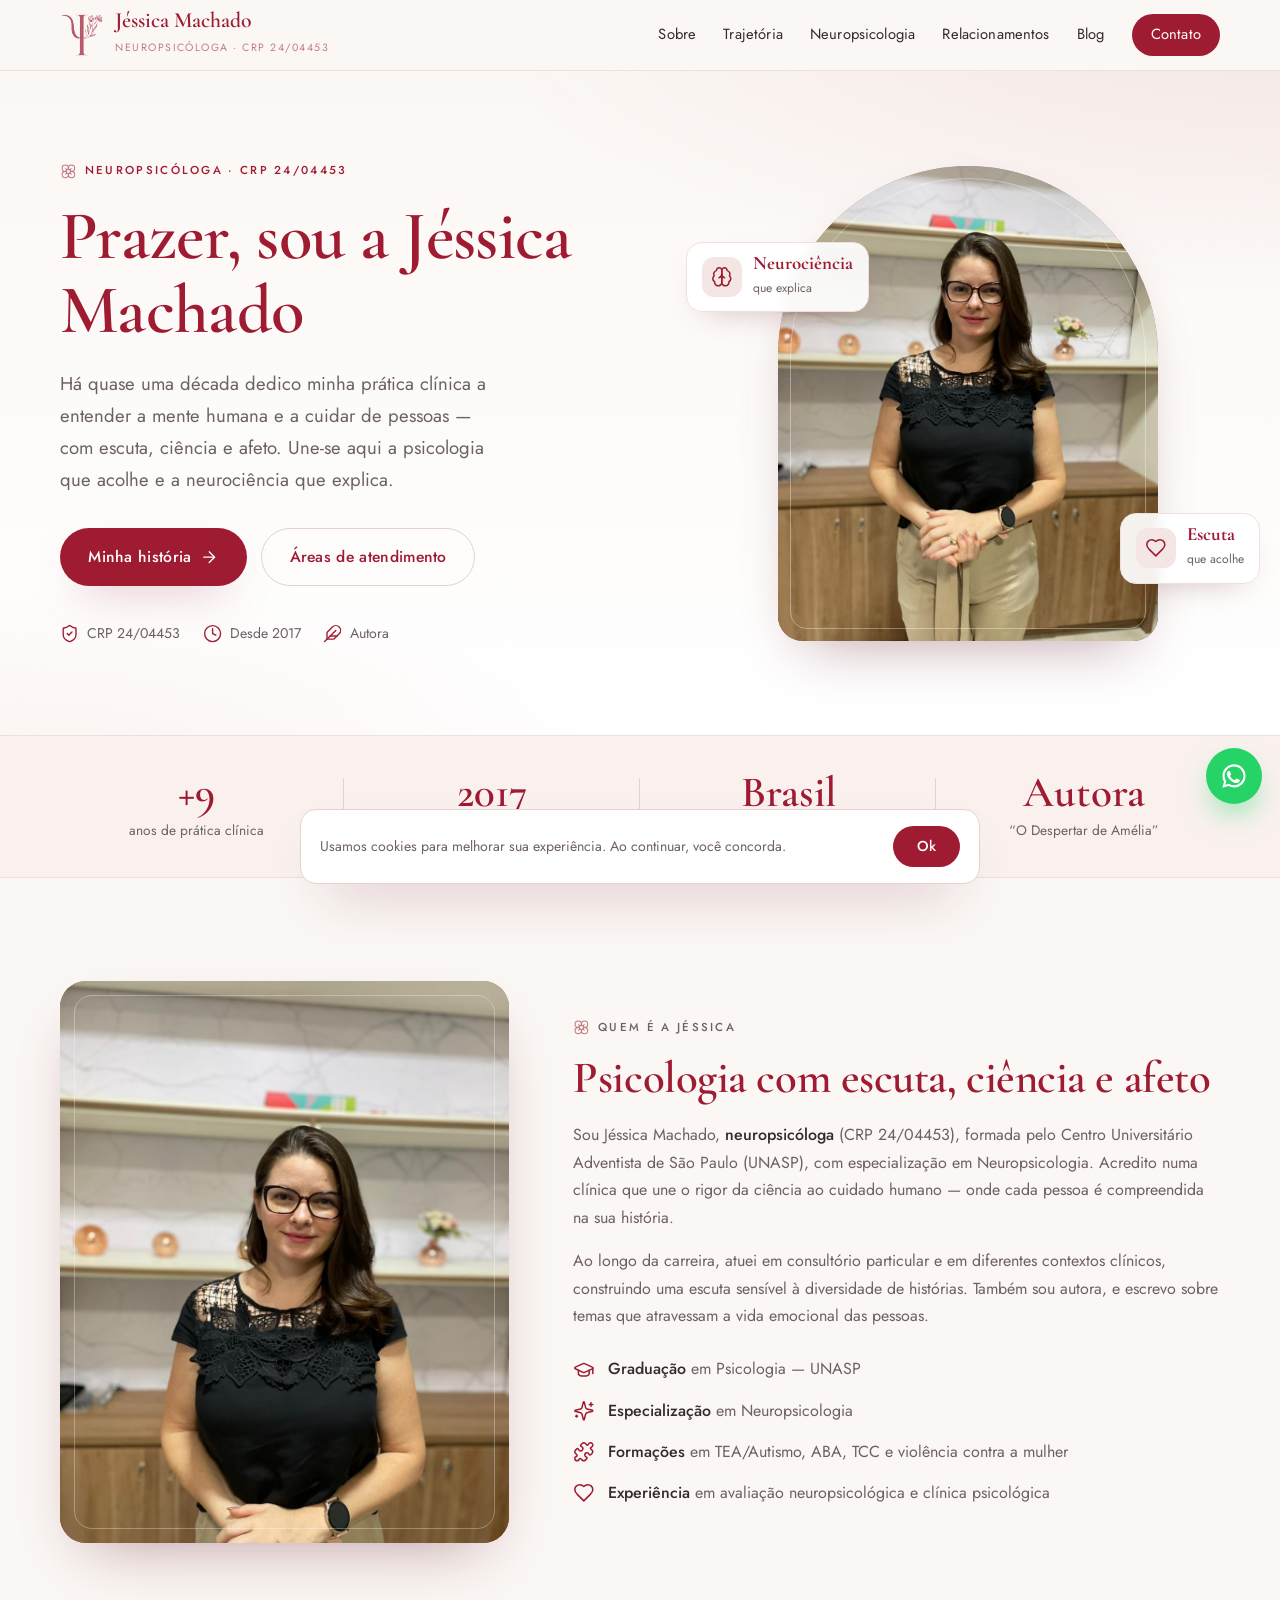
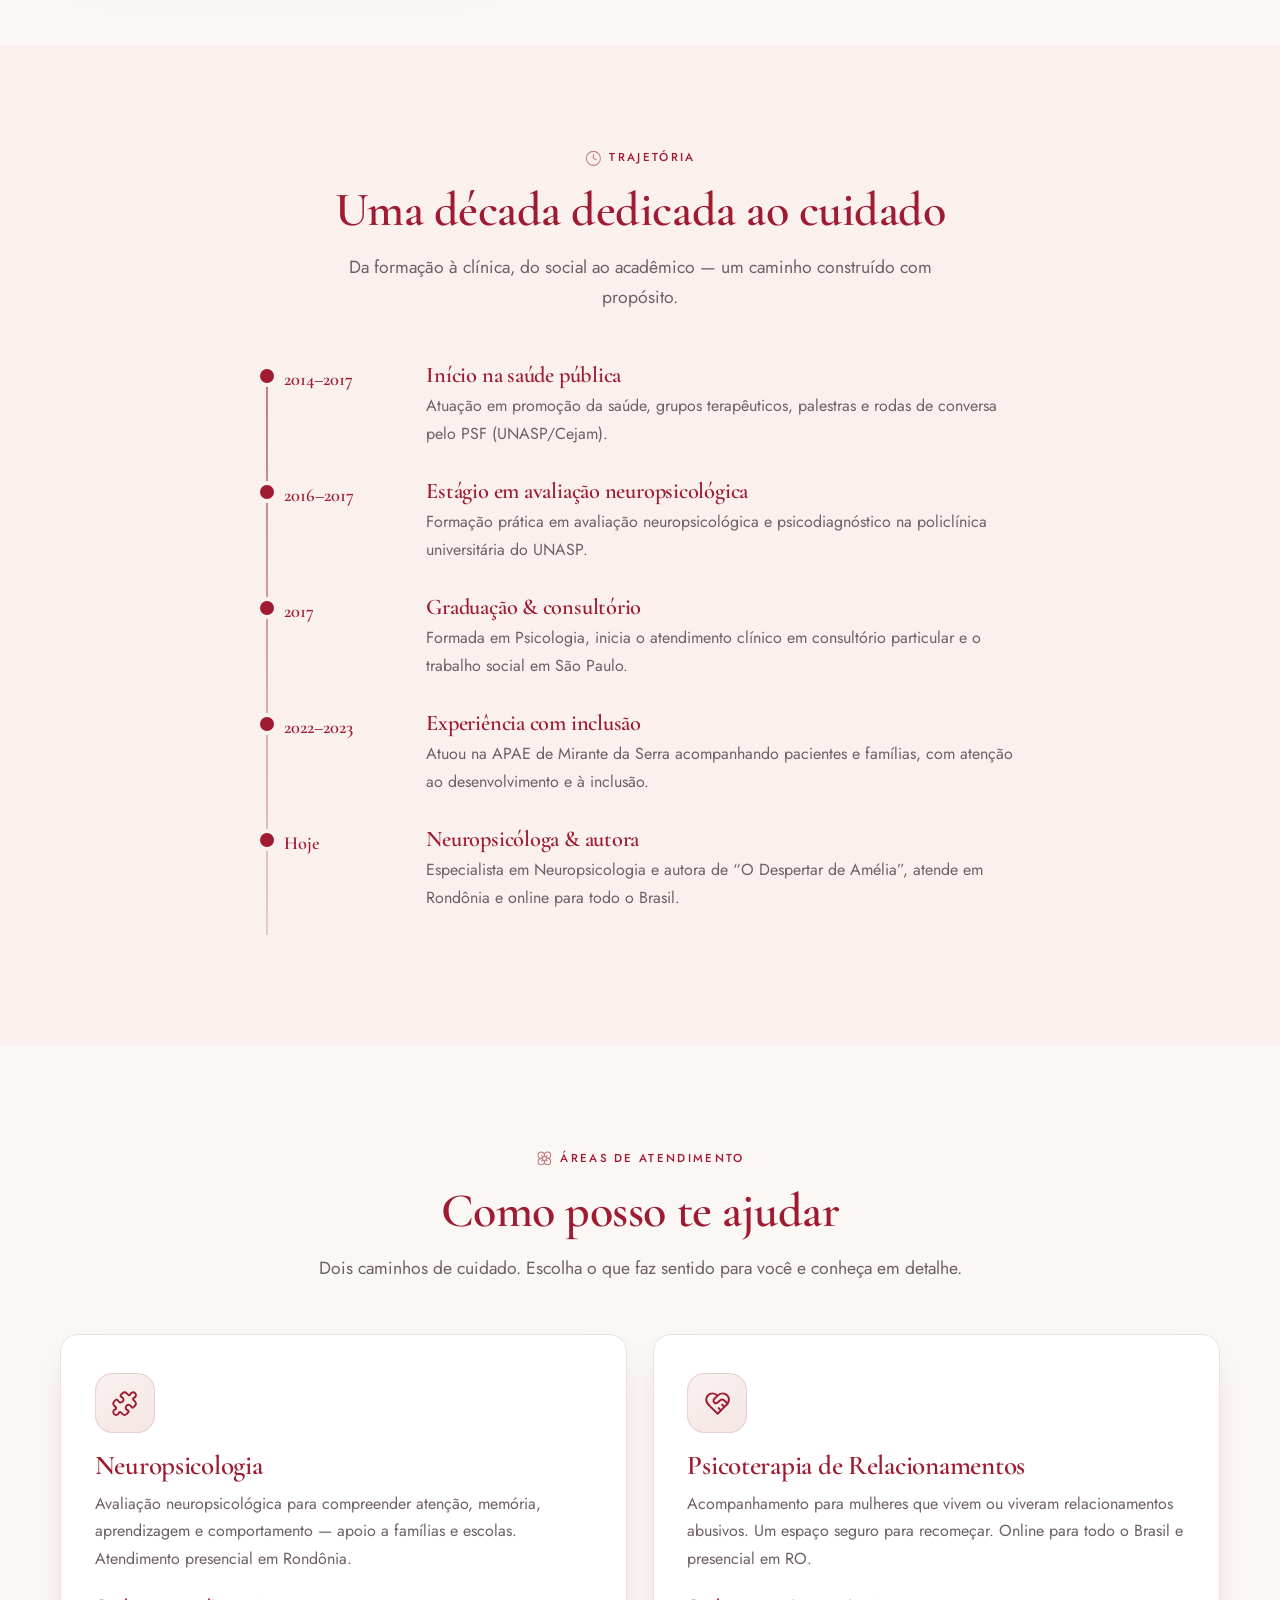
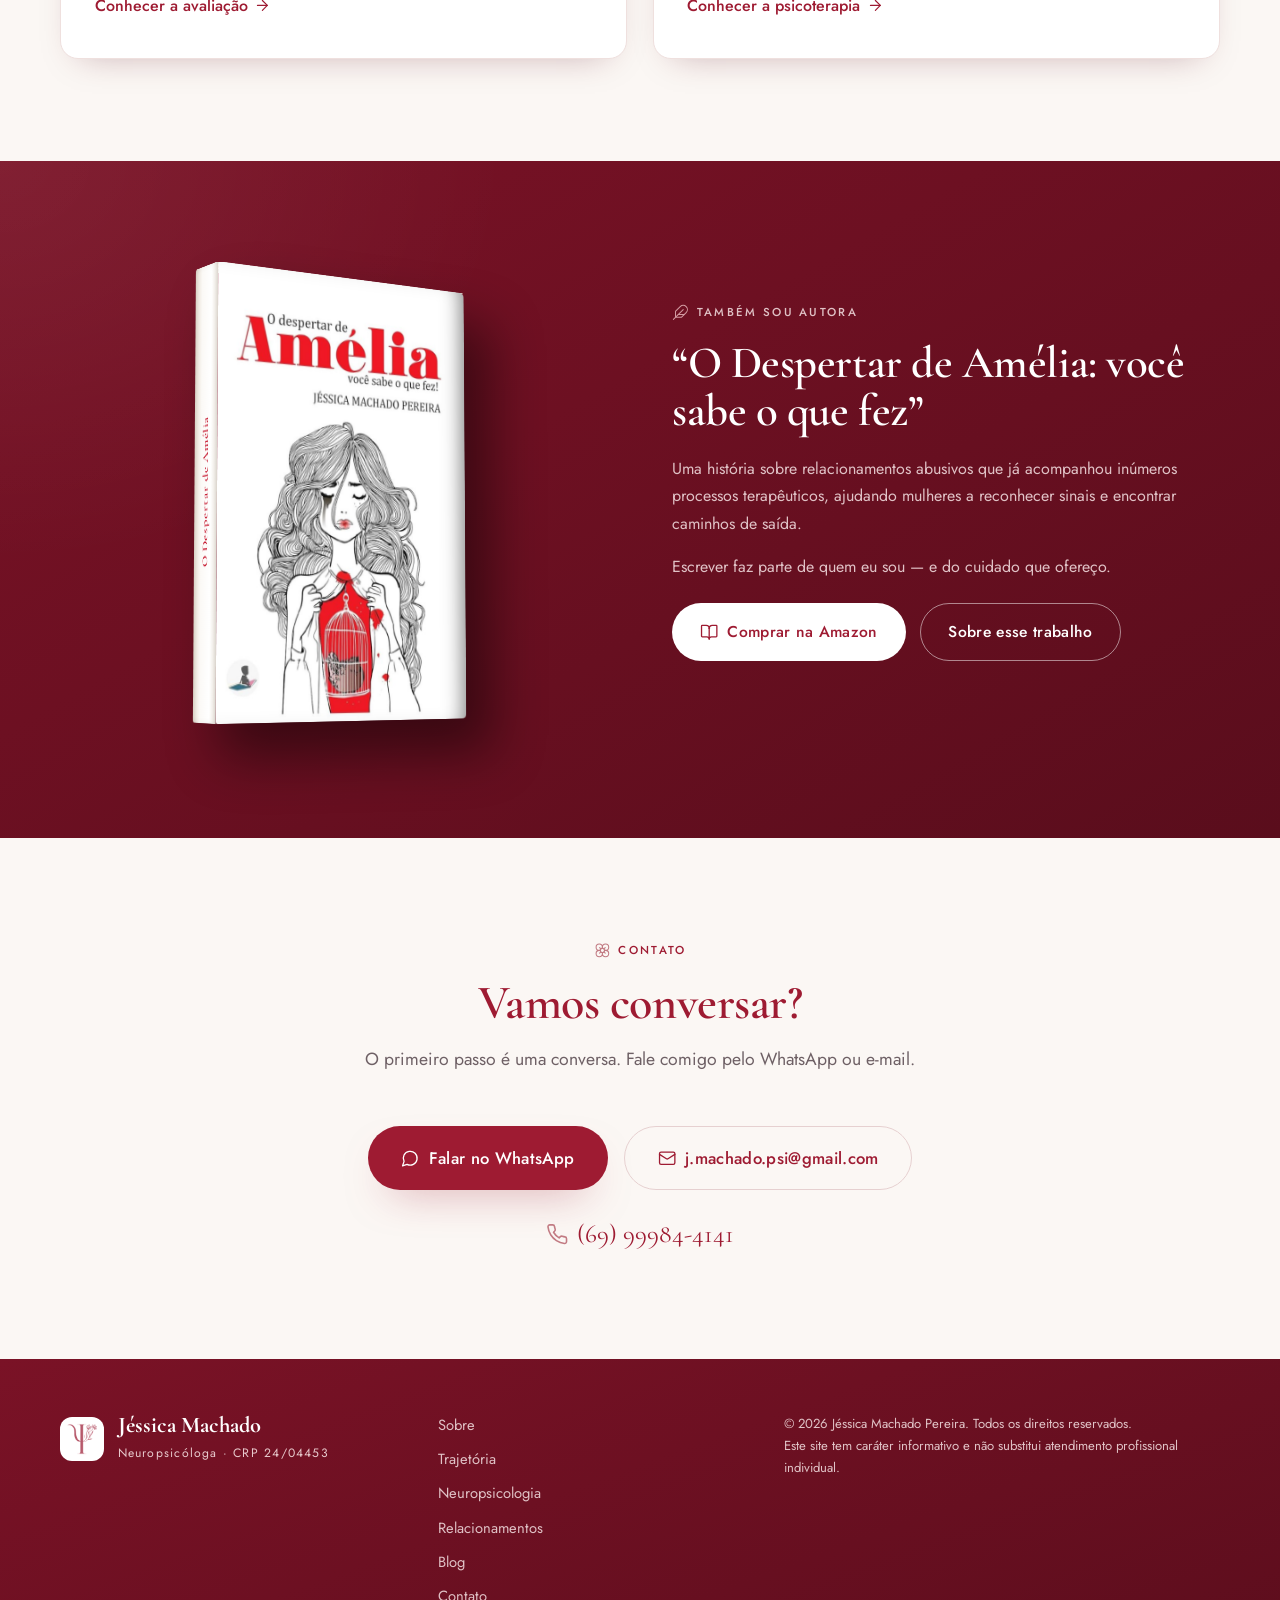
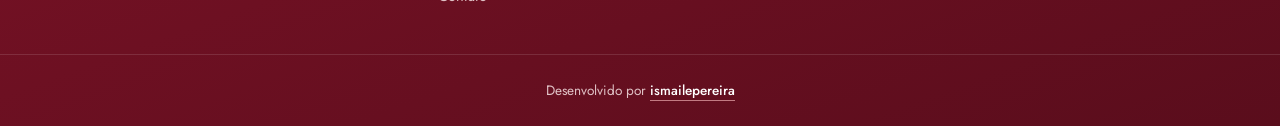
<file: src/index.html>
<!DOCTYPE html>
<html lang="pt-BR">
<head>
  <meta charset="UTF-8" />
  <meta name="viewport" content="width=device-width, initial-scale=1.0" />
  <title>Jéssica Machado · Neuropsicóloga | CRP 24/04453</title>
  <meta name="description" content="Conheça Jéssica Machado, neuropsicóloga (CRP 24/04453) com quase uma década de prática clínica. Trajetória, formação e áreas de atuação: neuropsicologia e psicoterapia de relacionamentos." />
  <meta name="author" content="Jéssica Machado Pereira" />
  <meta property="og:title" content="Jéssica Machado · Neuropsicóloga" />
  <meta property="og:description" content="Neuropsicóloga (CRP 24/04453) com quase uma década de prática clínica. Conheça sua história e áreas de atuação." />
  <meta property="og:type" content="website" />
  <meta property="og:locale" content="pt_BR" />
  <meta property="og:url" content="https://ismailepereira.github.io/jessica-machado-site/" />
  <meta property="og:image" content="https://ismailepereira.github.io/jessica-machado-site/assets/logo/logo-jessica.png" />
  <meta name="twitter:card" content="summary" />
  <meta name="theme-color" content="#9E1B32" />
  <link rel="canonical" href="https://ismailepereira.github.io/jessica-machado-site/" />

  <!-- Google tag (gtag.js) — Dashboard Jessica -->
  <script async src="https://www.googletagmanager.com/gtag/js?id=G-NT1BGG5GSH"></script>
  <script>
    window.dataLayer = window.dataLayer || [];
    function gtag(){dataLayer.push(arguments);}
    gtag('js', new Date());
    gtag('config', 'G-NT1BGG5GSH');
  </script>

  <!-- Meta Pixel Code -->
  <script>
  !function(f,b,e,v,n,t,s)
  {if(f.fbq)return;n=f.fbq=function(){n.callMethod?
  n.callMethod.apply(n,arguments):n.queue.push(arguments)};
  if(!f._fbq)f._fbq=n;n.push=n;n.loaded=!0;n.version='2.0';
  n.queue=[];t=b.createElement(e);t.async=!0;
  t.src=v;s=b.getElementsByTagName(e)[0];
  s.parentNode.insertBefore(t,s)}(window, document,'script',
  'https://connect.facebook.net/en_US/fbevents.js');
  fbq('init', '620526163029028');
  fbq('track', 'PageView');
  </script>
  <noscript><img height="1" width="1" style="display:none"
  src="https://www.facebook.com/tr?id=620526163029028&ev=PageView&noscript=1"
  /></noscript>
  <!-- End Meta Pixel Code -->

  <link rel="icon" type="image/png" href="assets/logo/logo-jessica-sm.png" />
  <link rel="preconnect" href="https://fonts.googleapis.com" />
  <link rel="preconnect" href="https://fonts.gstatic.com" crossorigin />
  <link rel="stylesheet" media="print" onload="this.media='all'"
        href="https://fonts.googleapis.com/css2?family=Cormorant+Garamond:ital,wght@0,400;0,500;0,600;0,700;1,400;1,500&family=Jost:wght@300;400;500;600&display=swap" />
  <noscript>
    <link rel="stylesheet" href="https://fonts.googleapis.com/css2?family=Cormorant+Garamond:ital,wght@0,400;0,500;0,600;0,700;1,400;1,500&family=Jost:wght@300;400;500;600&display=swap" />
  </noscript>
  <link rel="stylesheet" href="assets/css/styles.css?v=6" />
</head>
<body>

  <!-- ═══════════ HEADER ═══════════ -->
  <header class="site-header" id="topo">
    <div class="container header-inner">
      <a href="index.html" class="brand" aria-label="Início — Jéssica Machado">
        <img src="assets/logo/logo-jessica-sm.png" alt="" class="brand-mark" width="46" height="46" />
        <span class="brand-text">
          <strong>Jéssica Machado</strong>
          <small>Neuropsicóloga · CRP 24/04453</small>
        </span>
      </a>
      <button class="nav-toggle" aria-label="Abrir menu" aria-expanded="false" aria-controls="nav-menu">
        <span></span><span></span><span></span>
      </button>
      <nav class="nav" id="nav-menu">
        <a href="#sobre">Sobre</a>
        <a href="#trajetoria">Trajetória</a>
        <a href="neuropsicologia.html">Neuropsicologia</a>
        <a href="relacionamentos.html">Relacionamentos</a>
        <a href="blog.html">Blog</a>
        <a href="#contato" class="nav-cta">Contato</a>
      </nav>
    </div>
  </header>

  <main>
    <!-- ═══════════ HERO ═══════════ -->
    <section class="hero">
      <div class="container hero-inner">
        <div class="hero-text">
          <p class="eyebrow"><svg class="icon"><use href="assets/icons/sprite.svg#i-flower"/></svg> Neuropsicóloga · CRP 24/04453</p>
          <h1>Prazer, sou a Jéssica Machado</h1>
          <p class="lead">
            Há quase uma década dedico minha prática clínica a entender a mente humana e a
            cuidar de pessoas — com escuta, ciência e afeto. Une-se aqui a psicologia que acolhe
            e a neurociência que explica.
          </p>
          <div class="hero-actions">
            <a href="#trajetoria" class="btn btn-primary">Minha história <svg class="icon"><use href="assets/icons/sprite.svg#i-arrow-right"/></svg></a>
            <a href="#areas" class="btn btn-ghost">Áreas de atendimento</a>
          </div>
          <ul class="trust">
            <li><svg class="icon"><use href="assets/icons/sprite.svg#i-shield-check"/></svg> CRP 24/04453</li>
            <li><svg class="icon"><use href="assets/icons/sprite.svg#i-clock"/></svg> Desde 2017</li>
            <li><svg class="icon"><use href="assets/icons/sprite.svg#i-feather"/></svg> Autora</li>
          </ul>
        </div>
        <div class="hero-art">
          <div class="portrait">
            <img class="portrait-img" src="assets/img/jessica-1.jpg" alt="Jéssica Machado, neuropsicóloga" onerror="this.style.display='none'" />
            <span class="portrait-ph" aria-hidden="true">Foto<br><small>em breve</small></span>
          </div>
          <div class="float-card float-card--top">
            <span class="float-icon"><svg class="icon"><use href="assets/icons/sprite.svg#i-brain"/></svg></span>
            <div><strong>Neurociência</strong><small>que explica</small></div>
          </div>
          <div class="float-card float-card--bottom">
            <span class="float-icon"><svg class="icon"><use href="assets/icons/sprite.svg#i-heart"/></svg></span>
            <div><strong>Escuta</strong><small>que acolhe</small></div>
          </div>
        </div>
      </div>
    </section>

    <!-- ═══════════ NÚMEROS / EXPERIÊNCIA ═══════════ -->
    <section class="stats-band">
      <div class="container stats-grid">
        <div class="stat"><span class="stat-num">+9</span><span class="stat-label">anos de prática clínica</span></div>
        <div class="stat"><span class="stat-num">2017</span><span class="stat-label">atendendo em consultório</span></div>
        <div class="stat"><span class="stat-num">Brasil</span><span class="stat-label">atendimento online</span></div>
        <div class="stat"><span class="stat-num">Autora</span><span class="stat-label">“O Despertar de Amélia”</span></div>
      </div>
    </section>

    <!-- ═══════════ SOBRE ═══════════ -->
    <section class="section" id="sobre">
      <div class="container about-grid">
        <div class="about-photo">
          <img class="about-img" src="assets/img/jessica-2.jpg" alt="Jéssica Machado em seu consultório" onerror="this.style.display='none'" />
          <span aria-hidden="true">Foto profissional<br><small>em breve</small></span>
        </div>
        <div class="about-text">
          <p class="eyebrow"><svg class="icon"><use href="assets/icons/sprite.svg#i-flower"/></svg> Quem é a Jéssica</p>
          <h2>Psicologia com escuta, ciência e afeto</h2>
          <p>
            Sou Jéssica Machado, <strong>neuropsicóloga</strong> (CRP 24/04453), formada pelo Centro
            Universitário Adventista de São Paulo (UNASP), com especialização em Neuropsicologia.
            Acredito numa clínica que une o rigor da ciência ao cuidado humano — onde cada pessoa
            é compreendida na sua história.
          </p>
          <p>
            Ao longo da carreira, atuei em consultório particular e em diferentes contextos clínicos,
            construindo uma escuta sensível à diversidade de histórias.
            Também sou autora, e escrevo sobre temas que atravessam a vida emocional das pessoas.
          </p>
          <ul class="creds">
            <li><svg class="icon"><use href="assets/icons/sprite.svg#i-graduation"/></svg><span><strong>Graduação</strong> em Psicologia — UNASP</span></li>
            <li><svg class="icon"><use href="assets/icons/sprite.svg#i-sparkles"/></svg><span><strong>Especialização</strong> em Neuropsicologia</span></li>
            <li><svg class="icon"><use href="assets/icons/sprite.svg#i-puzzle"/></svg><span><strong>Formações</strong> em TEA/Autismo, ABA, TCC e violência contra a mulher</span></li>
            <li><svg class="icon"><use href="assets/icons/sprite.svg#i-heart"/></svg><span><strong>Experiência</strong> em avaliação neuropsicológica e clínica psicológica</span></li>
          </ul>
        </div>
      </div>
    </section>

    <!-- ═══════════ TRAJETÓRIA ═══════════ -->
    <section class="section section-soft" id="trajetoria">
      <div class="container">
        <div class="section-head">
          <p class="eyebrow"><svg class="icon"><use href="assets/icons/sprite.svg#i-clock"/></svg> Trajetória</p>
          <h2>Uma década dedicada ao cuidado</h2>
          <p class="section-sub">Da formação à clínica, do social ao acadêmico — um caminho construído com propósito.</p>
        </div>
        <ol class="timeline">
          <li class="tl-item">
            <span class="tl-year">2014–2017</span>
            <div class="tl-body">
              <h3>Início na saúde pública</h3>
              <p>Atuação em promoção da saúde, grupos terapêuticos, palestras e rodas de conversa pelo PSF (UNASP/Cejam).</p>
            </div>
          </li>
          <li class="tl-item">
            <span class="tl-year">2016–2017</span>
            <div class="tl-body">
              <h3>Estágio em avaliação neuropsicológica</h3>
              <p>Formação prática em avaliação neuropsicológica e psicodiagnóstico na policlínica universitária do UNASP.</p>
            </div>
          </li>
          <li class="tl-item">
            <span class="tl-year">2017</span>
            <div class="tl-body">
              <h3>Graduação &amp; consultório</h3>
              <p>Formada em Psicologia, inicia o atendimento clínico em consultório particular e o trabalho social em São Paulo.</p>
            </div>
          </li>
          <li class="tl-item">
            <span class="tl-year">2022–2023</span>
            <div class="tl-body">
              <h3>Experiência com inclusão</h3>
              <p>Atuou na APAE de Mirante da Serra acompanhando pacientes e famílias, com atenção ao desenvolvimento e à inclusão.</p>
            </div>
          </li>
          <li class="tl-item">
            <span class="tl-year">Hoje</span>
            <div class="tl-body">
              <h3>Neuropsicóloga &amp; autora</h3>
              <p>Especialista em Neuropsicologia e autora de “O Despertar de Amélia”, atende em Rondônia e online para todo o Brasil.</p>
            </div>
          </li>
        </ol>
      </div>
    </section>

    <!-- ═══════════ ÁREAS DE ATENDIMENTO ═══════════ -->
    <section class="section" id="areas">
      <div class="container">
        <div class="section-head">
          <p class="eyebrow"><svg class="icon"><use href="assets/icons/sprite.svg#i-flower"/></svg> Áreas de atendimento</p>
          <h2>Como posso te ajudar</h2>
          <p class="section-sub">Dois caminhos de cuidado. Escolha o que faz sentido para você e conheça em detalhe.</p>
        </div>
        <div class="area-grid">
          <a class="area-card" href="neuropsicologia.html">
            <span class="badge-icon"><svg class="icon"><use href="assets/icons/sprite.svg#i-puzzle"/></svg></span>
            <h3>Neuropsicologia</h3>
            <p>Avaliação neuropsicológica para compreender atenção, memória, aprendizagem e comportamento — apoio a famílias e escolas. Atendimento presencial em Rondônia.</p>
            <span class="area-link">Conhecer a avaliação <svg class="icon"><use href="assets/icons/sprite.svg#i-arrow-right"/></svg></span>
          </a>
          <a class="area-card" href="relacionamentos.html">
            <span class="badge-icon"><svg class="icon"><use href="assets/icons/sprite.svg#i-heart-hand"/></svg></span>
            <h3>Psicoterapia de Relacionamentos</h3>
            <p>Acompanhamento para mulheres que vivem ou viveram relacionamentos abusivos. Um espaço seguro para recomeçar. Online para todo o Brasil e presencial em RO.</p>
            <span class="area-link">Conhecer a psicoterapia <svg class="icon"><use href="assets/icons/sprite.svg#i-arrow-right"/></svg></span>
          </a>
        </div>
      </div>
    </section>

    <!-- ═══════════ LIVRO (autoria) ═══════════ -->
    <section class="section section-dark" id="livro">
      <div class="container split">
        <div class="book" role="img" aria-label="Livro O Despertar de Amélia, de Jéssica Machado Pereira">
          <div class="book__cube">
            <div class="book__face book__front"></div>
            <div class="book__face book__back"></div>
            <div class="book__face book__spine"><span>O Despertar de Amélia</span></div>
            <div class="book__face book__pages"></div>
            <div class="book__face book__top"></div>
          </div>
        </div>
        <div class="split-text">
          <p class="eyebrow eyebrow--light"><svg class="icon"><use href="assets/icons/sprite.svg#i-feather"/></svg> Também sou autora</p>
          <h2>“O Despertar de Amélia: você sabe o que fez”</h2>
          <p>
            Uma história sobre relacionamentos abusivos que já acompanhou inúmeros processos
            terapêuticos, ajudando mulheres a reconhecer sinais e encontrar caminhos de saída.
          </p>
          <p>Escrever faz parte de quem eu sou — e do cuidado que ofereço.</p>
          <div class="hero-actions">
            <a href="https://www.amazon.com/despertar-Am%C3%A9lia-voc%C3%AA-sabe-Portuguese-ebook/dp/B0CG6P78PT" target="_blank" rel="noopener" class="btn btn-light"><svg class="icon"><use href="assets/icons/sprite.svg#i-book"/></svg> Comprar na Amazon</a>
            <a href="relacionamentos.html" class="btn" style="background:transparent;color:#fff;border-color:rgba(255,255,255,.5)">Sobre esse trabalho</a>
          </div>
        </div>
      </div>
    </section>

    <!-- ═══════════ CONTATO ═══════════ -->
    <section class="section" id="contato">
      <div class="container contact">
        <div class="section-head">
          <p class="eyebrow"><svg class="icon"><use href="assets/icons/sprite.svg#i-flower"/></svg> Contato</p>
          <h2>Vamos conversar?</h2>
          <p class="section-sub">O primeiro passo é uma conversa. Fale comigo pelo WhatsApp ou e-mail.</p>
        </div>
        <div class="contact-actions">
          <a class="btn btn-primary btn-lg" href="https://wa.me/5569999844141?text=Ol%C3%A1%20J%C3%A9ssica%2C%20vim%20pelo%20site%20e%20gostaria%20de%20conversar."
             target="_blank" rel="noopener"><svg class="icon"><use href="assets/icons/sprite.svg#i-message"/></svg> Falar no WhatsApp</a>
          <a class="btn btn-ghost btn-lg" href="mailto:j.machado.psi@gmail.com"><svg class="icon"><use href="assets/icons/sprite.svg#i-mail"/></svg> j.machado.psi@gmail.com</a>
        </div>
        <p class="contact-phone"><svg class="icon"><use href="assets/icons/sprite.svg#i-phone"/></svg> (69) 99984-4141</p>
      </div>
    </section>
  </main>

  <!-- ═══════════ FOOTER ═══════════ -->
  <footer class="site-footer">
    <div class="container footer-inner">
      <div class="footer-brand">
        <img src="assets/logo/logo-jessica-sm.png" alt="" width="44" height="44" />
        <div>
          <strong>Jéssica Machado</strong>
          <small>Neuropsicóloga · CRP 24/04453</small>
        </div>
      </div>
      <nav class="footer-nav">
        <a href="#sobre">Sobre</a>
        <a href="#trajetoria">Trajetória</a>
        <a href="neuropsicologia.html">Neuropsicologia</a>
        <a href="relacionamentos.html">Relacionamentos</a>
        <a href="blog.html">Blog</a>
        <a href="#contato">Contato</a>
      </nav>
      <p class="footer-legal">
        © <span id="ano"></span> Jéssica Machado Pereira. Todos os direitos reservados.<br>
        Este site tem caráter informativo e não substitui atendimento profissional individual.
      </p>
    </div>
    <div class="footer-credit">
      Desenvolvido por <a href="https://ismailepereira.github.io/" target="_blank" rel="noopener">ismailepereira</a>
    </div>
  </footer>

  <a class="wa-float" href="https://wa.me/5569999844141?text=Ol%C3%A1%20J%C3%A9ssica%2C%20vim%20pelo%20site."
     target="_blank" rel="noopener" aria-label="Falar no WhatsApp">
    <svg viewBox="0 0 24 24" width="28" height="28" fill="currentColor" aria-hidden="true">
      <path d="M12.04 2c-5.46 0-9.9 4.44-9.9 9.9 0 1.75.46 3.45 1.32 4.95L2 22l5.3-1.38a9.9 9.9 0 0 0 4.74 1.2h.01c5.46 0 9.9-4.44 9.9-9.9 0-2.65-1.03-5.14-2.9-7.01A9.82 9.82 0 0 0 12.04 2Zm0 1.8c2.16 0 4.19.84 5.72 2.37a8.05 8.05 0 0 1 2.37 5.72c0 4.46-3.63 8.09-8.1 8.09a8.1 8.1 0 0 1-4.12-1.13l-.3-.18-3.06.8.82-2.99-.2-.31a8.03 8.03 0 0 1-1.24-4.28c0-4.46 3.63-8.09 8.1-8.09Zm4.66 11.5c-.06-.1-.23-.16-.5-.3-.27-.13-1.6-.79-1.84-.88-.25-.09-.43-.13-.6.13-.18.27-.7.88-.85 1.06-.16.18-.31.2-.58.07-.27-.14-1.14-.42-2.17-1.34-.8-.72-1.34-1.6-1.5-1.87-.16-.27-.02-.42.12-.55.12-.12.27-.31.4-.47.14-.16.18-.27.27-.45.09-.18.05-.34-.02-.48-.07-.13-.6-1.46-.83-2-.22-.52-.44-.45-.6-.46l-.5-.01c-.18 0-.48.07-.73.34-.25.27-.96.94-.96 2.3 0 1.35.98 2.65 1.12 2.83.14.18 1.93 2.95 4.68 4.13.65.28 1.16.45 1.56.58.65.21 1.25.18 1.72.11.52-.08 1.6-.65 1.83-1.28.23-.63.23-1.17.16-1.28Z"/>
    </svg>
  </a>

  <script src="assets/js/main.js?v=7"></script>
</body>
</html>
</file>
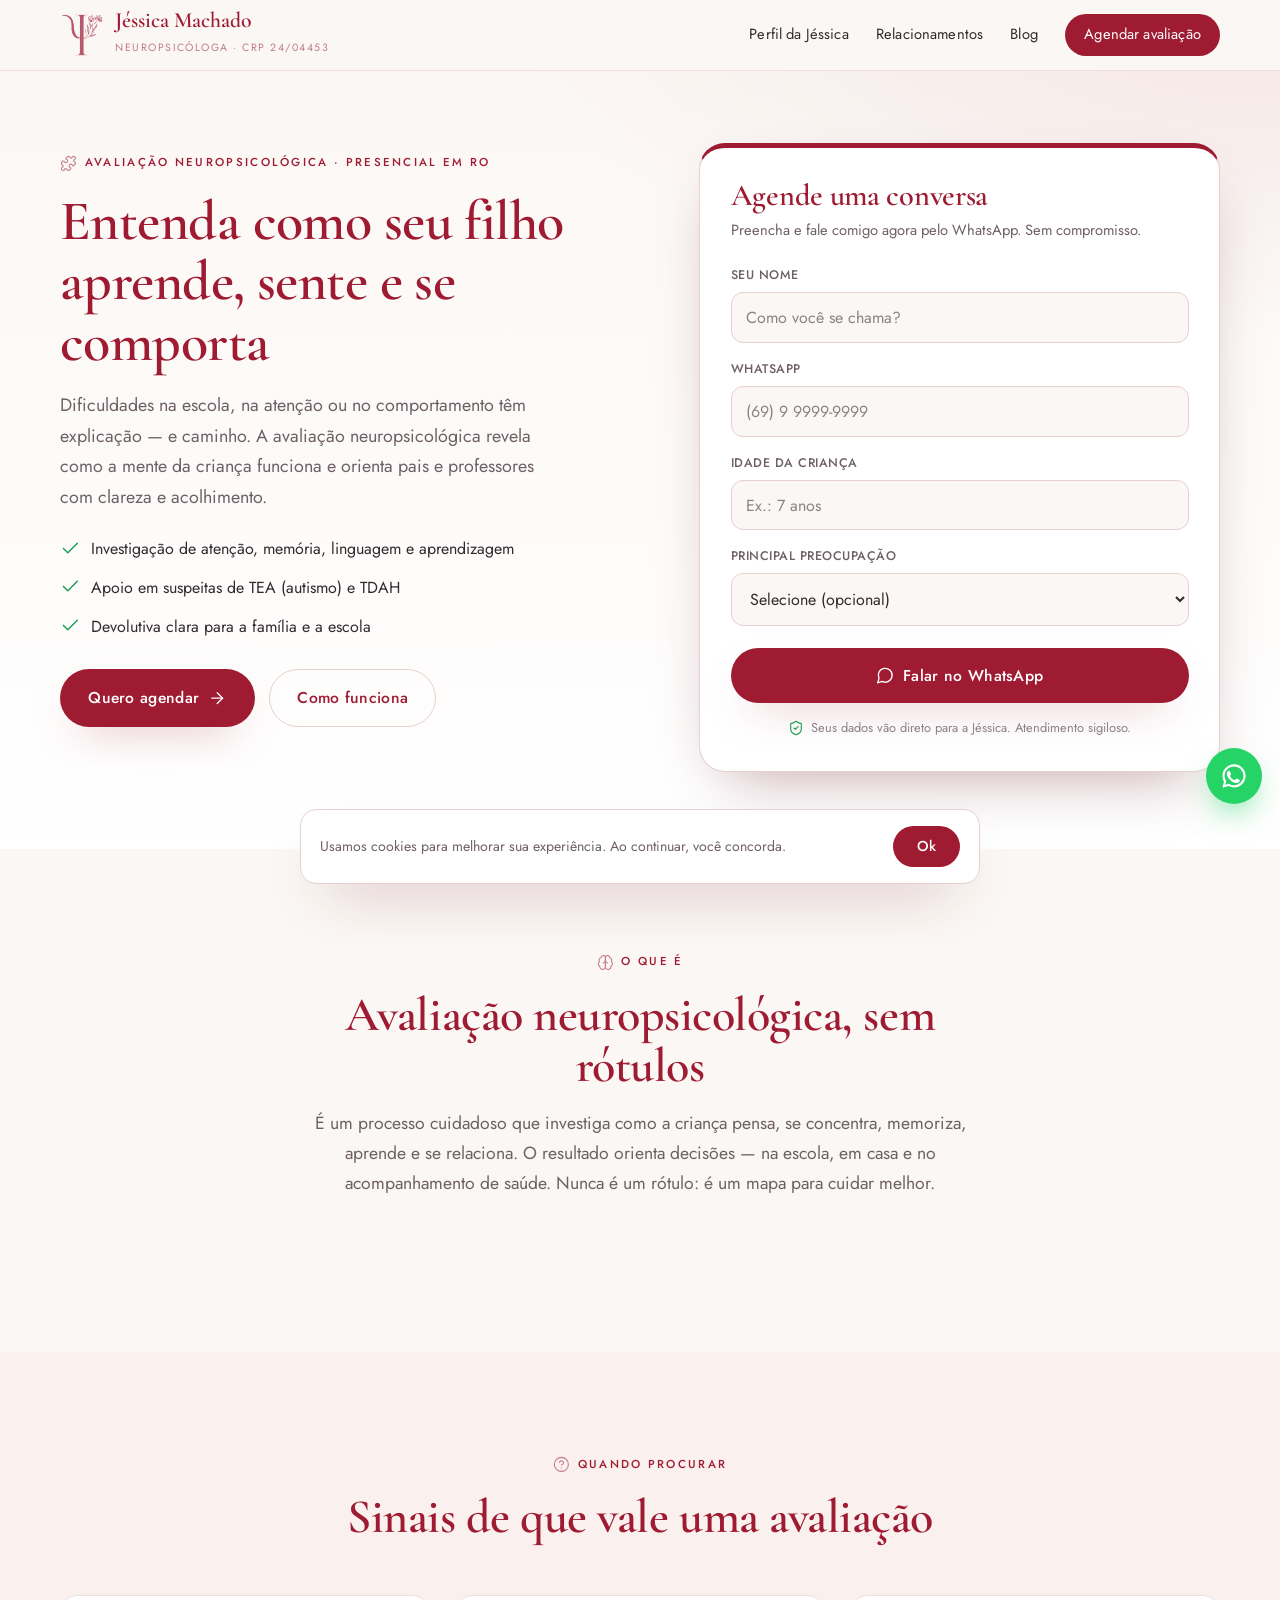
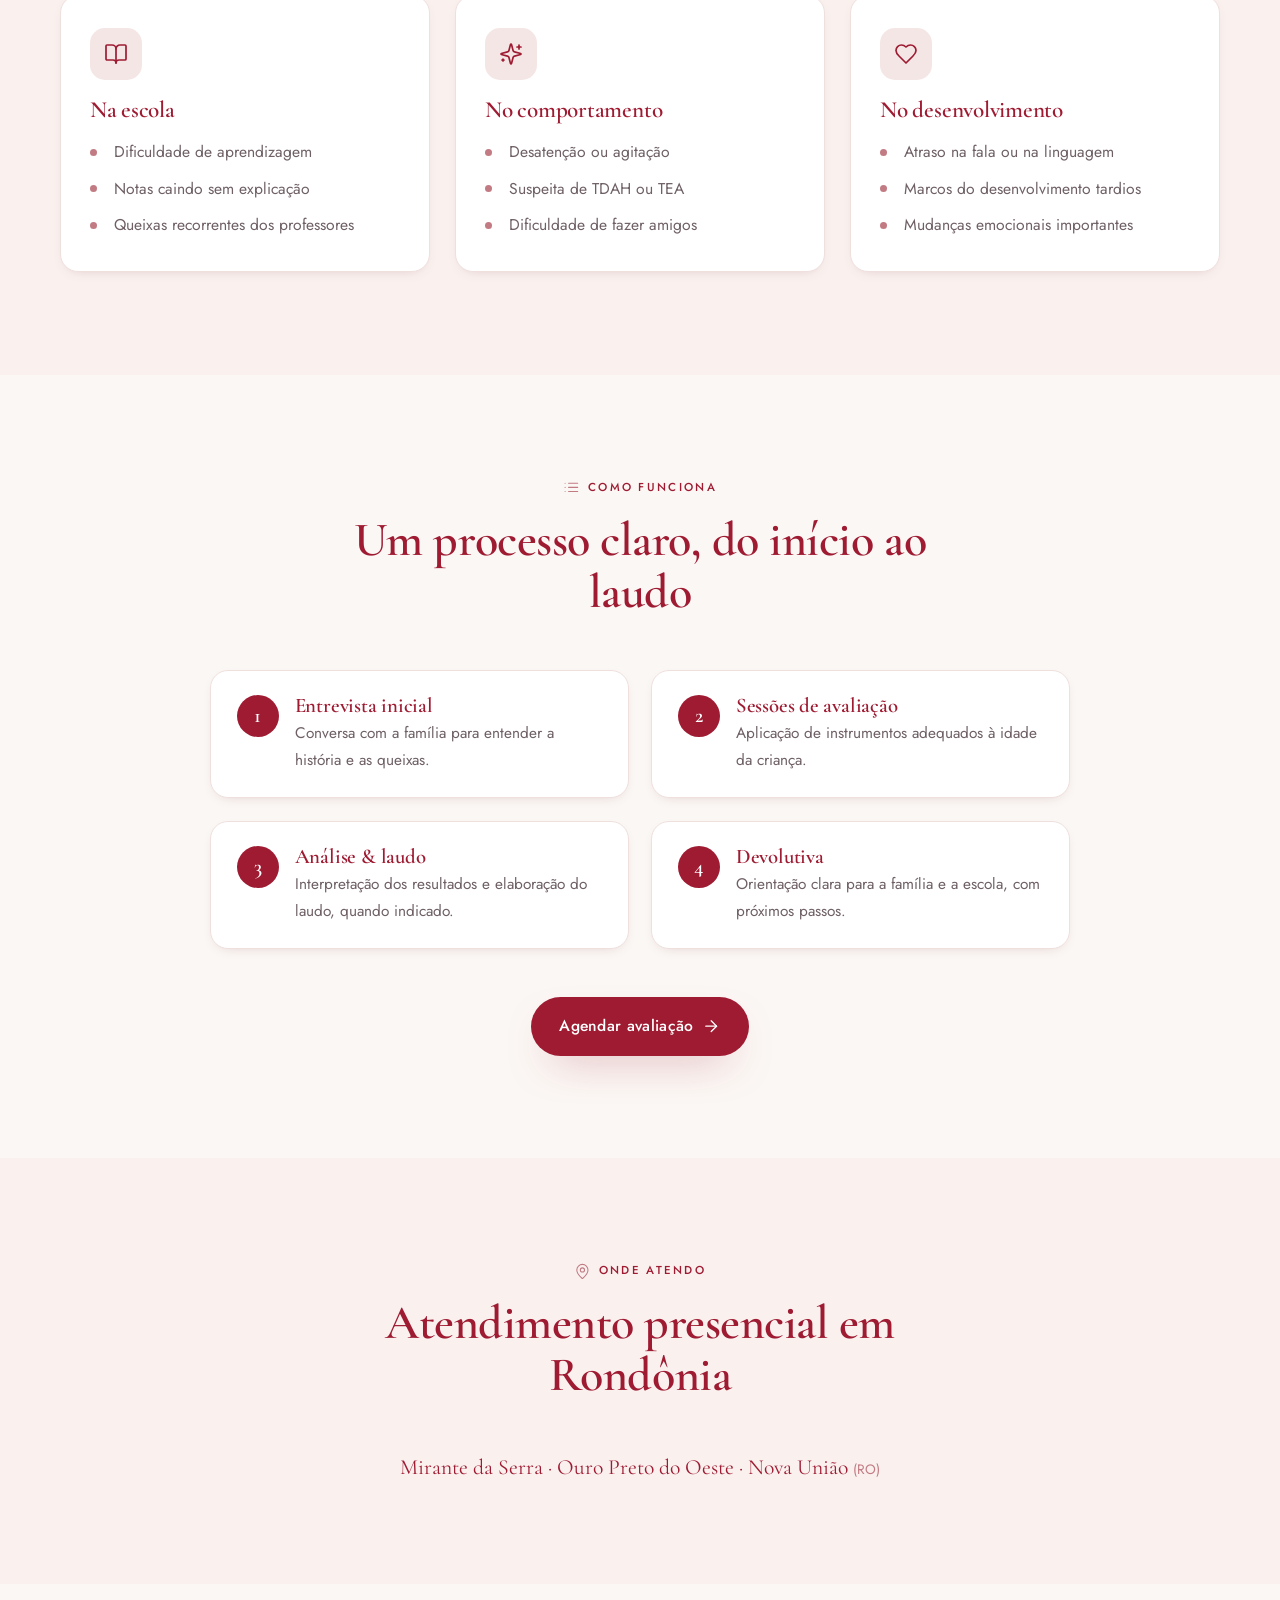
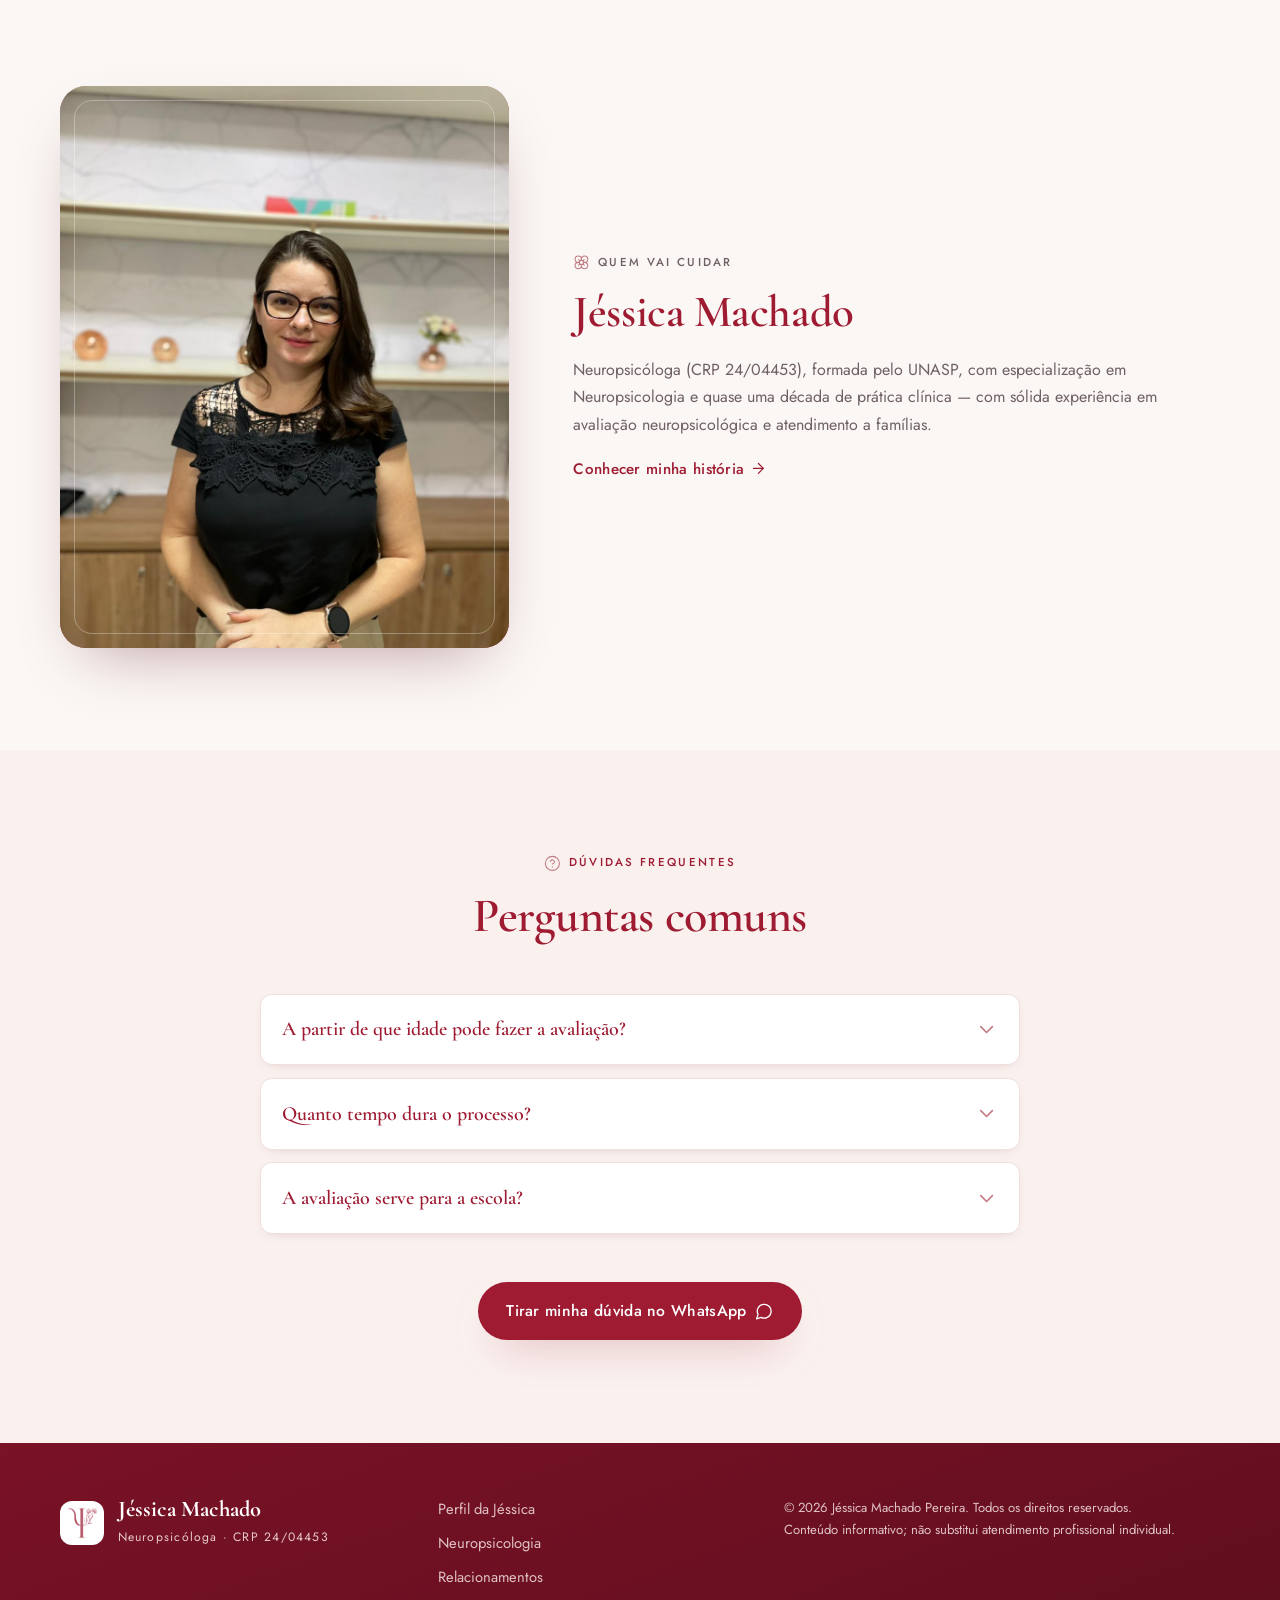
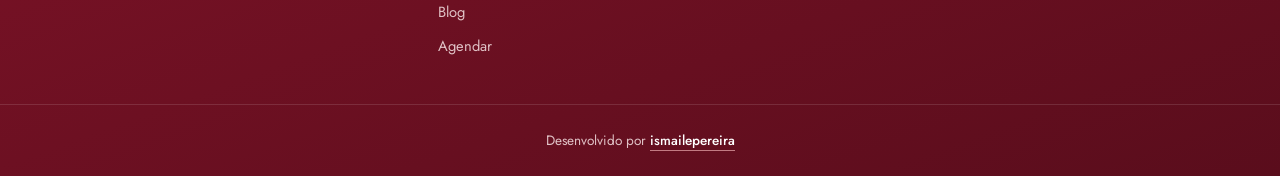
<file: src/neuropsicologia.html>
<!DOCTYPE html>
<html lang="pt-BR">
<head>
  <meta charset="UTF-8" />
  <meta name="viewport" content="width=device-width, initial-scale=1.0" />
  <title>Avaliação Neuropsicológica Infantil em Rondônia | Jéssica Machado · CRP 24/04453</title>
  <meta name="description" content="Seu filho tem dificuldades de atenção, aprendizagem ou comportamento? Avaliação neuropsicológica infantil com a neuropsicóloga Jéssica Machado (CRP 24/04453) em Mirante da Serra, Ouro Preto do Oeste e Nova União (RO)." />
  <meta name="author" content="Jéssica Machado Pereira" />
  <meta property="og:title" content="Avaliação Neuropsicológica Infantil em Rondônia" />
  <meta property="og:description" content="Entenda como seu filho aprende, se concentra e se comporta. Avaliação com a neuropsicóloga Jéssica Machado (CRP 24/04453)." />
  <meta property="og:type" content="website" />
  <meta property="og:locale" content="pt_BR" />
  <meta property="og:url" content="https://ismailepereira.github.io/jessica-machado-site/neuropsicologia.html" />
  <meta property="og:image" content="https://ismailepereira.github.io/jessica-machado-site/assets/logo/logo-jessica.png" />
  <meta name="twitter:card" content="summary" />
  <meta name="theme-color" content="#9E1B32" />
  <link rel="canonical" href="https://ismailepereira.github.io/jessica-machado-site/neuropsicologia.html" />

  <!-- Google tag (gtag.js) — Dashboard Jessica -->
  <script async src="https://www.googletagmanager.com/gtag/js?id=G-NT1BGG5GSH"></script>
  <script>
    window.dataLayer = window.dataLayer || [];
    function gtag(){dataLayer.push(arguments);}
    gtag('js', new Date());
    gtag('config', 'G-NT1BGG5GSH');
  </script>

  <!-- Meta Pixel Code -->
  <script>
  !function(f,b,e,v,n,t,s)
  {if(f.fbq)return;n=f.fbq=function(){n.callMethod?
  n.callMethod.apply(n,arguments):n.queue.push(arguments)};
  if(!f._fbq)f._fbq=n;n.push=n;n.loaded=!0;n.version='2.0';
  n.queue=[];t=b.createElement(e);t.async=!0;
  t.src=v;s=b.getElementsByTagName(e)[0];
  s.parentNode.insertBefore(t,s)}(window, document,'script',
  'https://connect.facebook.net/en_US/fbevents.js');
  fbq('init', '620526163029028');
  fbq('track', 'PageView');
  </script>
  <noscript><img height="1" width="1" style="display:none"
  src="https://www.facebook.com/tr?id=620526163029028&ev=PageView&noscript=1"
  /></noscript>
  <!-- End Meta Pixel Code -->

  <link rel="icon" type="image/png" href="assets/logo/logo-jessica-sm.png" />
  <link rel="preconnect" href="https://fonts.googleapis.com" />
  <link rel="preconnect" href="https://fonts.gstatic.com" crossorigin />
  <link rel="stylesheet" media="print" onload="this.media='all'"
        href="https://fonts.googleapis.com/css2?family=Cormorant+Garamond:ital,wght@0,400;0,500;0,600;0,700;1,400;1,500&family=Jost:wght@300;400;500;600&display=swap" />
  <noscript>
    <link rel="stylesheet" href="https://fonts.googleapis.com/css2?family=Cormorant+Garamond:ital,wght@0,400;0,500;0,600;0,700;1,400;1,500&family=Jost:wght@300;400;500;600&display=swap" />
  </noscript>
  <link rel="stylesheet" href="assets/css/styles.css?v=6" />
</head>
<body>

  <!-- HEADER -->
  <header class="site-header" id="topo">
    <div class="container header-inner">
      <a href="index.html" class="brand" aria-label="Jéssica Machado — perfil">
        <img src="assets/logo/logo-jessica-sm.png" alt="" class="brand-mark" width="46" height="46" />
        <span class="brand-text">
          <strong>Jéssica Machado</strong>
          <small>Neuropsicóloga · CRP 24/04453</small>
        </span>
      </a>
      <button class="nav-toggle" aria-label="Abrir menu" aria-expanded="false" aria-controls="nav-menu">
        <span></span><span></span><span></span>
      </button>
      <nav class="nav" id="nav-menu">
        <a href="index.html">Perfil da Jéssica</a>
        <a href="relacionamentos.html">Relacionamentos</a>
        <a href="blog.html">Blog</a>
        <a href="#agendar" class="nav-cta">Agendar avaliação</a>
      </nav>
    </div>
  </header>

  <main>
    <!-- ═══════════ LANDING HERO + FORM ═══════════ -->
    <section class="lp-hero">
      <div class="container lp-hero-grid">
        <div class="lp-hero-text">
          <p class="eyebrow"><svg class="icon"><use href="assets/icons/sprite.svg#i-puzzle"/></svg> Avaliação Neuropsicológica · Presencial em RO</p>
          <h1>Entenda como seu filho aprende, sente e se comporta</h1>
          <p class="lead">
            Dificuldades na escola, na atenção ou no comportamento têm explicação — e caminho.
            A avaliação neuropsicológica revela como a mente da criança funciona e orienta
            pais e professores com clareza e acolhimento.
          </p>
          <ul class="check-list">
            <li><svg class="icon"><use href="assets/icons/sprite.svg#i-check"/></svg> Investigação de atenção, memória, linguagem e aprendizagem</li>
            <li><svg class="icon"><use href="assets/icons/sprite.svg#i-check"/></svg> Apoio em suspeitas de TEA (autismo) e TDAH</li>
            <li><svg class="icon"><use href="assets/icons/sprite.svg#i-check"/></svg> Devolutiva clara para a família e a escola</li>
          </ul>
          <div class="hero-actions">
            <a href="#agendar" class="btn btn-primary">Quero agendar <svg class="icon"><use href="assets/icons/sprite.svg#i-arrow-right"/></svg></a>
            <a href="#como" class="btn btn-ghost">Como funciona</a>
          </div>
        </div>

        <!-- FORMULÁRIO DE CAPTURA -->
        <aside class="capture-card" id="agendar">
          <h2>Agende uma conversa</h2>
          <p class="capture-sub">Preencha e fale comigo agora pelo WhatsApp. Sem compromisso.</p>
          <form class="capture-form" data-fb="neuro" data-collection="leads_neuropsicologia" data-phone="5569999844141"
                data-intro="Olá Jéssica! Vim pela página de Neuropsicologia e gostaria de agendar uma avaliação.">
            <div class="field">
              <label for="n-nome">Seu nome</label>
              <input id="n-nome" name="Nome" type="text" placeholder="Como você se chama?" required />
            </div>
            <div class="field">
              <label for="n-zap">WhatsApp</label>
              <input id="n-zap" name="WhatsApp" type="tel" inputmode="tel" placeholder="(69) 9 9999-9999" required />
            </div>
            <div class="field">
              <label for="n-idade">Idade da criança</label>
              <input id="n-idade" name="Idade da criança" type="text" placeholder="Ex.: 7 anos" />
            </div>
            <div class="field">
              <label for="n-motivo">Principal preocupação</label>
              <select id="n-motivo" name="Preocupação">
                <option value="">Selecione (opcional)</option>
                <option>Dificuldade de aprendizagem</option>
                <option>Atenção / TDAH</option>
                <option>Suspeita de autismo (TEA)</option>
                <option>Comportamento</option>
                <option>Atraso no desenvolvimento / fala</option>
                <option>Outro</option>
              </select>
            </div>
            <button type="submit" class="btn btn-primary btn-block">
              <svg class="icon"><use href="assets/icons/sprite.svg#i-message"/></svg> Falar no WhatsApp
            </button>
            <p class="form-note"><svg class="icon"><use href="assets/icons/sprite.svg#i-shield-check"/></svg> Seus dados vão direto para a Jéssica. Atendimento sigiloso.</p>
          </form>
        </aside>
      </div>
    </section>

    <!-- O QUE É -->
    <section class="section">
      <div class="container narrow">
        <div class="section-head">
          <p class="eyebrow"><svg class="icon"><use href="assets/icons/sprite.svg#i-brain"/></svg> O que é</p>
          <h2>Avaliação neuropsicológica, sem rótulos</h2>
          <p class="section-sub">
            É um processo cuidadoso que investiga como a criança pensa, se concentra, memoriza,
            aprende e se relaciona. O resultado orienta decisões — na escola, em casa e no
            acompanhamento de saúde. Nunca é um rótulo: é um mapa para cuidar melhor.
          </p>
        </div>
      </div>
    </section>

    <!-- QUANDO PROCURAR -->
    <section class="section section-soft" id="quando">
      <div class="container">
        <div class="section-head">
          <p class="eyebrow"><svg class="icon"><use href="assets/icons/sprite.svg#i-help"/></svg> Quando procurar</p>
          <h2>Sinais de que vale uma avaliação</h2>
        </div>
        <div class="cards-3">
          <article class="card">
            <span class="card-ico"><svg class="icon"><use href="assets/icons/sprite.svg#i-book"/></svg></span>
            <h3>Na escola</h3>
            <ul>
              <li>Dificuldade de aprendizagem</li>
              <li>Notas caindo sem explicação</li>
              <li>Queixas recorrentes dos professores</li>
            </ul>
          </article>
          <article class="card">
            <span class="card-ico"><svg class="icon"><use href="assets/icons/sprite.svg#i-sparkles"/></svg></span>
            <h3>No comportamento</h3>
            <ul>
              <li>Desatenção ou agitação</li>
              <li>Suspeita de TDAH ou TEA</li>
              <li>Dificuldade de fazer amigos</li>
            </ul>
          </article>
          <article class="card">
            <span class="card-ico"><svg class="icon"><use href="assets/icons/sprite.svg#i-heart"/></svg></span>
            <h3>No desenvolvimento</h3>
            <ul>
              <li>Atraso na fala ou na linguagem</li>
              <li>Marcos do desenvolvimento tardios</li>
              <li>Mudanças emocionais importantes</li>
            </ul>
          </article>
        </div>
      </div>
    </section>

    <!-- COMO FUNCIONA -->
    <section class="section" id="como">
      <div class="container">
        <div class="section-head">
          <p class="eyebrow"><svg class="icon"><use href="assets/icons/sprite.svg#i-list"/></svg> Como funciona</p>
          <h2>Um processo claro, do início ao laudo</h2>
        </div>
        <ol class="steps">
          <li class="step"><span class="step-n">1</span><div><h3>Entrevista inicial</h3><p>Conversa com a família para entender a história e as queixas.</p></div></li>
          <li class="step"><span class="step-n">2</span><div><h3>Sessões de avaliação</h3><p>Aplicação de instrumentos adequados à idade da criança.</p></div></li>
          <li class="step"><span class="step-n">3</span><div><h3>Análise &amp; laudo</h3><p>Interpretação dos resultados e elaboração do laudo, quando indicado.</p></div></li>
          <li class="step"><span class="step-n">4</span><div><h3>Devolutiva</h3><p>Orientação clara para a família e a escola, com próximos passos.</p></div></li>
        </ol>
        <div class="section-cta"><a href="#agendar" class="btn btn-primary">Agendar avaliação <svg class="icon"><use href="assets/icons/sprite.svg#i-arrow-right"/></svg></a></div>
      </div>
    </section>

    <!-- ONDE -->
    <section class="section section-soft">
      <div class="container">
        <div class="section-head">
          <p class="eyebrow"><svg class="icon"><use href="assets/icons/sprite.svg#i-map-pin"/></svg> Onde atendo</p>
          <h2>Atendimento presencial em Rondônia</h2>
        </div>
        <p class="cities cities-center">Mirante da Serra · Ouro Preto do Oeste · Nova União <span>(RO)</span></p>
      </div>
    </section>

    <!-- SOBRE A JÉSSICA -->
    <section class="section">
      <div class="container about-grid">
        <div class="about-photo">
          <img class="about-img" src="assets/img/jessica-2.jpg" alt="Jéssica Machado, neuropsicóloga" onerror="this.style.display='none'" />
          <span aria-hidden="true">Foto<br><small>em breve</small></span>
        </div>
        <div class="about-text">
          <p class="eyebrow"><svg class="icon"><use href="assets/icons/sprite.svg#i-flower"/></svg> Quem vai cuidar</p>
          <h2>Jéssica Machado</h2>
          <p>
            Neuropsicóloga (CRP 24/04453), formada pelo UNASP, com especialização em Neuropsicologia
            e quase uma década de prática clínica — com sólida experiência em avaliação
            neuropsicológica e atendimento a famílias.
          </p>
          <a href="index.html" class="link-arrow">Conhecer minha história <svg class="icon"><use href="assets/icons/sprite.svg#i-arrow-right"/></svg></a>
        </div>
      </div>
    </section>

    <!-- FAQ -->
    <section class="section section-soft">
      <div class="container narrow">
        <div class="section-head">
          <p class="eyebrow"><svg class="icon"><use href="assets/icons/sprite.svg#i-help"/></svg> Dúvidas frequentes</p>
          <h2>Perguntas comuns</h2>
        </div>
        <div class="faq">
          <details class="faq-item"><summary>A partir de que idade pode fazer a avaliação? <svg class="icon"><use href="assets/icons/sprite.svg#i-chevron-down"/></svg></summary><p>A avaliação é adaptada à idade da criança. Na conversa inicial, avaliamos o melhor caminho para o seu caso.</p></details>
          <details class="faq-item"><summary>Quanto tempo dura o processo? <svg class="icon"><use href="assets/icons/sprite.svg#i-chevron-down"/></svg></summary><p>Varia conforme a demanda. Em geral são algumas sessões, mais a entrevista inicial e a devolutiva.</p></details>
          <details class="faq-item"><summary>A avaliação serve para a escola? <svg class="icon"><use href="assets/icons/sprite.svg#i-chevron-down"/></svg></summary><p>Sim. A devolutiva e o laudo orientam a escola sobre como apoiar melhor a criança.</p></details>
        </div>
        <div class="section-cta"><a href="#agendar" class="btn btn-primary">Tirar minha dúvida no WhatsApp <svg class="icon"><use href="assets/icons/sprite.svg#i-message"/></svg></a></div>
      </div>
    </section>
  </main>

  <!-- FOOTER -->
  <footer class="site-footer">
    <div class="container footer-inner">
      <div class="footer-brand">
        <img src="assets/logo/logo-jessica-sm.png" alt="" width="44" height="44" />
        <div><strong>Jéssica Machado</strong><small>Neuropsicóloga · CRP 24/04453</small></div>
      </div>
      <nav class="footer-nav">
        <a href="index.html">Perfil da Jéssica</a>
        <a href="neuropsicologia.html">Neuropsicologia</a>
        <a href="relacionamentos.html">Relacionamentos</a>
        <a href="blog.html">Blog</a>
        <a href="#agendar">Agendar</a>
      </nav>
      <p class="footer-legal">© <span id="ano"></span> Jéssica Machado Pereira. Todos os direitos reservados.<br>Conteúdo informativo; não substitui atendimento profissional individual.</p>
    </div>
    <div class="footer-credit">Desenvolvido por <a href="https://ismailepereira.github.io/" target="_blank" rel="noopener">ismailepereira</a></div>
  </footer>

  <a class="wa-float" href="https://wa.me/5569999844141?text=Ol%C3%A1%20J%C3%A9ssica%2C%20vim%20pela%20p%C3%A1gina%20de%20Neuropsicologia."
     target="_blank" rel="noopener" aria-label="Falar no WhatsApp">
    <svg viewBox="0 0 24 24" width="28" height="28" fill="currentColor" aria-hidden="true"><path d="M12.04 2c-5.46 0-9.9 4.44-9.9 9.9 0 1.75.46 3.45 1.32 4.95L2 22l5.3-1.38a9.9 9.9 0 0 0 4.74 1.2h.01c5.46 0 9.9-4.44 9.9-9.9 0-2.65-1.03-5.14-2.9-7.01A9.82 9.82 0 0 0 12.04 2Zm0 1.8c2.16 0 4.19.84 5.72 2.37a8.05 8.05 0 0 1 2.37 5.72c0 4.46-3.63 8.09-8.1 8.09a8.1 8.1 0 0 1-4.12-1.13l-.3-.18-3.06.8.82-2.99-.2-.31a8.03 8.03 0 0 1-1.24-4.28c0-4.46 3.63-8.09 8.1-8.09Zm4.66 11.5c-.06-.1-.23-.16-.5-.3-.27-.13-1.6-.79-1.84-.88-.25-.09-.43-.13-.6.13-.18.27-.7.88-.85 1.06-.16.18-.31.2-.58.07-.27-.14-1.14-.42-2.17-1.34-.8-.72-1.34-1.6-1.5-1.87-.16-.27-.02-.42.12-.55.12-.12.27-.31.4-.47.14-.16.18-.27.27-.45.09-.18.05-.34-.02-.48-.07-.13-.6-1.46-.83-2-.22-.52-.44-.45-.6-.46l-.5-.01c-.18 0-.48.07-.73.34-.25.27-.96.94-.96 2.3 0 1.35.98 2.65 1.12 2.83.14.18 1.93 2.95 4.68 4.13.65.28 1.16.45 1.56.58.65.21 1.25.18 1.72.11.52-.08 1.6-.65 1.83-1.28.23-.63.23-1.17.16-1.28Z"/></svg>
  </a>

  <script src="assets/js/firebase-config.js?v=4"></script>
  <script src="assets/js/lead.js?v=3"></script>
  <script src="assets/js/main.js?v=7"></script>
</body>
</html>
</file>
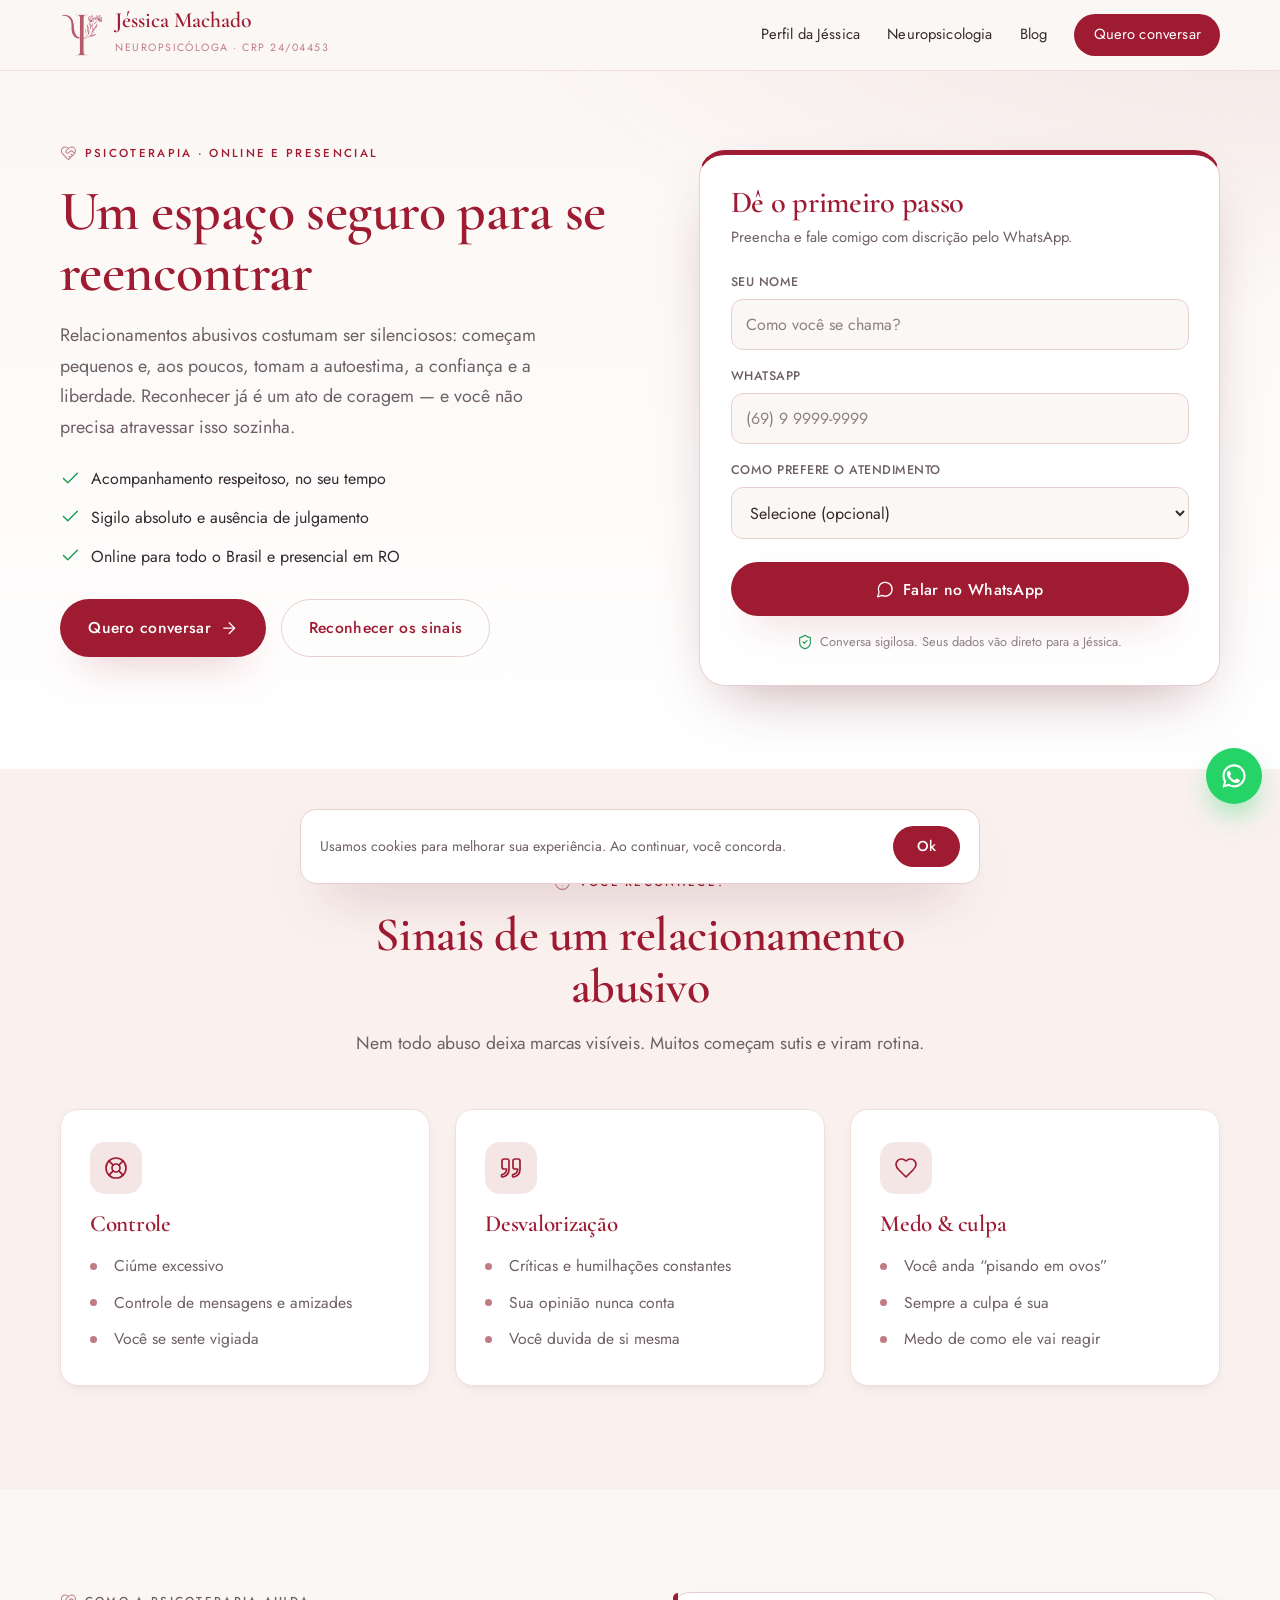
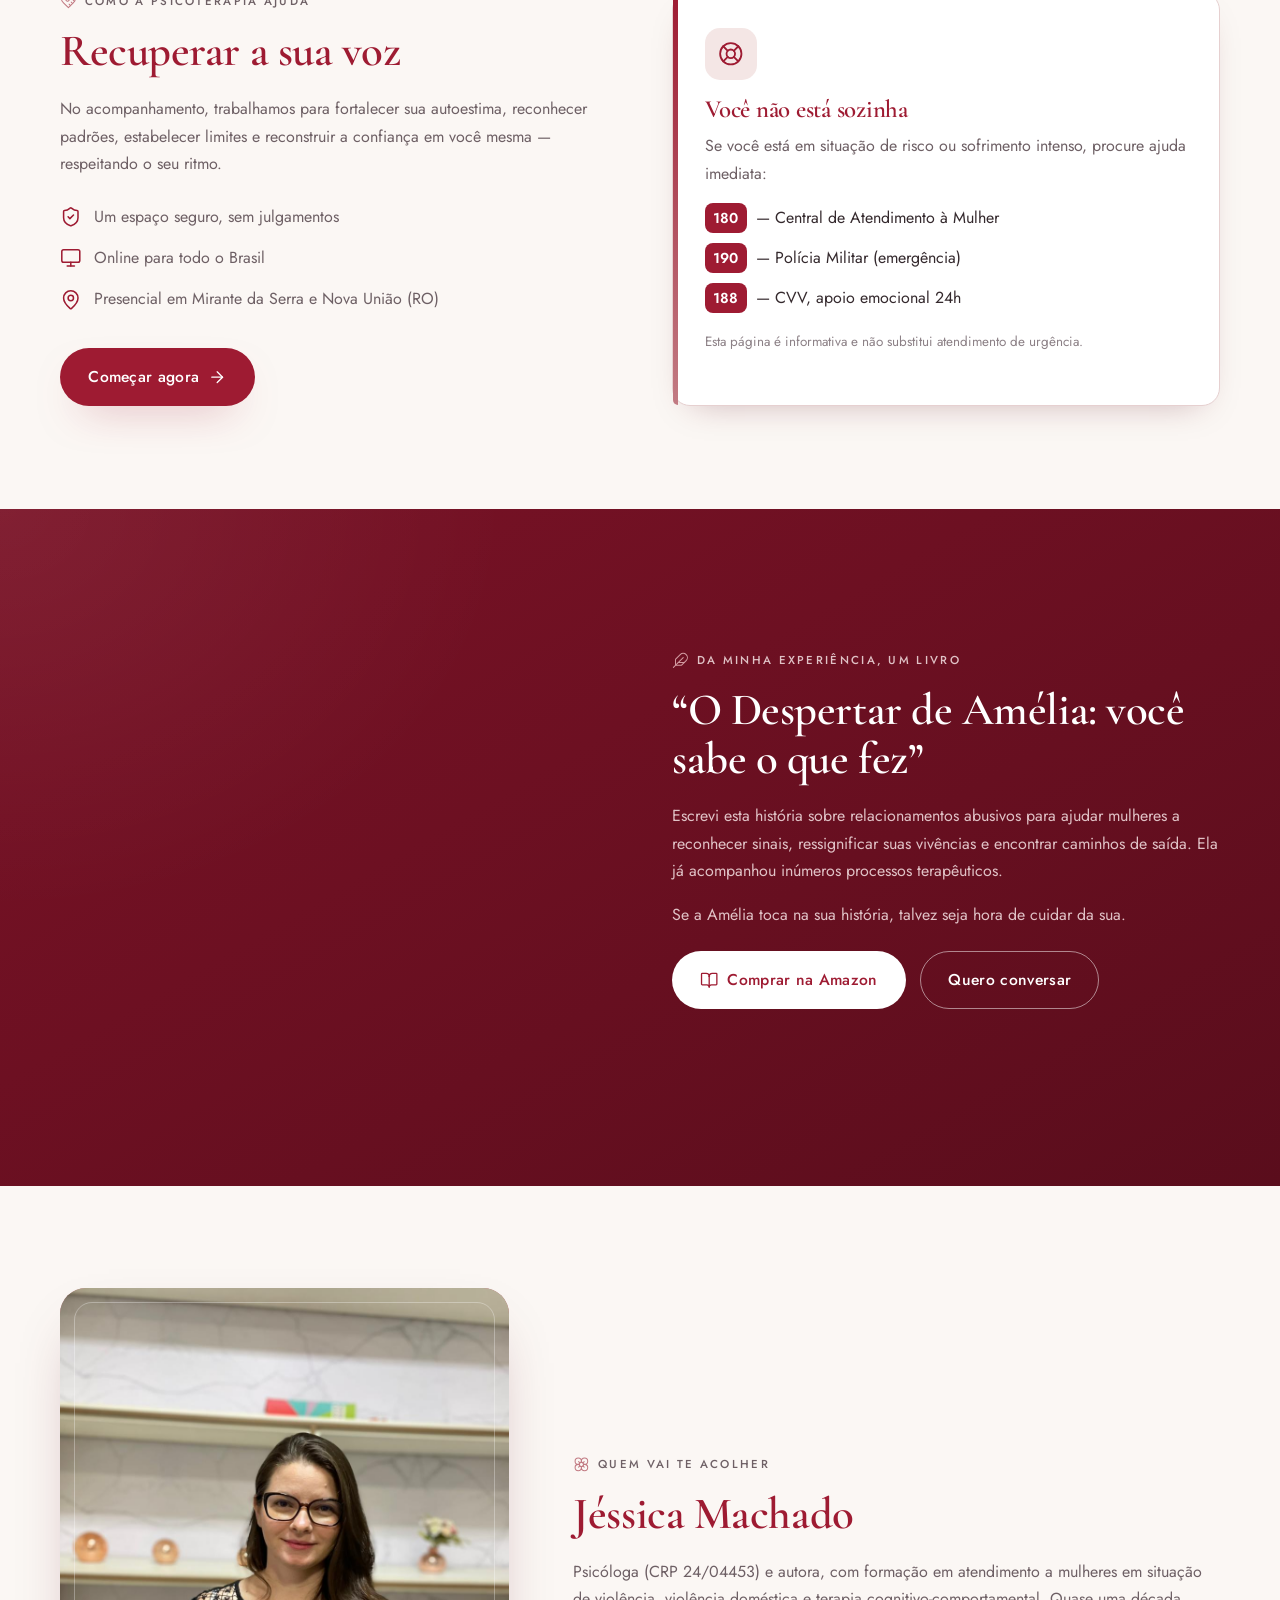
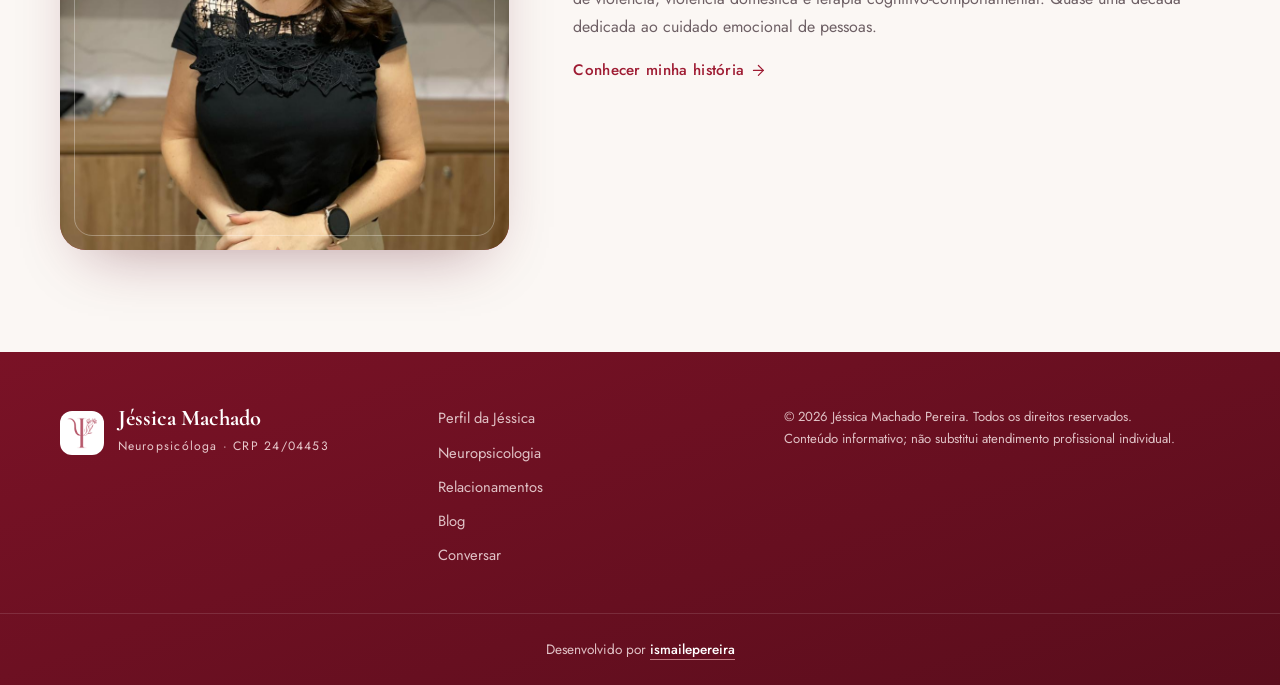
<file: src/relacionamentos.html>
<!DOCTYPE html>
<html lang="pt-BR">
<head>
  <meta charset="UTF-8" />
  <meta name="viewport" content="width=device-width, initial-scale=1.0" />
  <title>Psicoterapia para Relacionamentos Abusivos | Jéssica Machado · CRP 24/04453</title>
  <meta name="description" content="Psicoterapia para mulheres que vivem ou viveram relacionamentos abusivos. Um espaço seguro para recomeçar, com a psicóloga e autora Jéssica Machado (CRP 24/04453). Online para todo o Brasil e presencial em RO." />
  <meta name="author" content="Jéssica Machado Pereira" />
  <meta property="og:title" content="Psicoterapia para Relacionamentos Abusivos" />
  <meta property="og:description" content="Um espaço seguro para se reencontrar. Psicoterapia online e presencial com a psicóloga e autora Jéssica Machado (CRP 24/04453)." />
  <meta property="og:type" content="website" />
  <meta property="og:locale" content="pt_BR" />
  <meta property="og:url" content="https://ismailepereira.github.io/jessica-machado-site/relacionamentos.html" />
  <meta property="og:image" content="https://ismailepereira.github.io/jessica-machado-site/assets/logo/logo-jessica.png" />
  <meta name="twitter:card" content="summary" />
  <meta name="theme-color" content="#9E1B32" />
  <link rel="canonical" href="https://ismailepereira.github.io/jessica-machado-site/relacionamentos.html" />

  <!-- Google tag (gtag.js) — site (G-NT1BGG5GSH) + Dashboard Psicoterapia (G-DPBGX2LBGV) -->
  <script async src="https://www.googletagmanager.com/gtag/js?id=G-NT1BGG5GSH"></script>
  <script>
    window.dataLayer = window.dataLayer || [];
    function gtag(){dataLayer.push(arguments);}
    gtag('js', new Date());
    gtag('config', 'G-NT1BGG5GSH');
    gtag('config', 'G-DPBGX2LBGV');
  </script>

  <!-- Meta Pixel Code -->
  <script>
  !function(f,b,e,v,n,t,s)
  {if(f.fbq)return;n=f.fbq=function(){n.callMethod?
  n.callMethod.apply(n,arguments):n.queue.push(arguments)};
  if(!f._fbq)f._fbq=n;n.push=n;n.loaded=!0;n.version='2.0';
  n.queue=[];t=b.createElement(e);t.async=!0;
  t.src=v;s=b.getElementsByTagName(e)[0];
  s.parentNode.insertBefore(t,s)}(window, document,'script',
  'https://connect.facebook.net/en_US/fbevents.js');
  fbq('init', '620526163029028');
  fbq('track', 'PageView');
  </script>
  <noscript><img height="1" width="1" style="display:none"
  src="https://www.facebook.com/tr?id=620526163029028&ev=PageView&noscript=1"
  /></noscript>
  <!-- End Meta Pixel Code -->

  <link rel="icon" type="image/png" href="assets/logo/logo-jessica-sm.png" />
  <link rel="preconnect" href="https://fonts.googleapis.com" />
  <link rel="preconnect" href="https://fonts.gstatic.com" crossorigin />
  <link rel="stylesheet" media="print" onload="this.media='all'"
        href="https://fonts.googleapis.com/css2?family=Cormorant+Garamond:ital,wght@0,400;0,500;0,600;0,700;1,400;1,500&family=Jost:wght@300;400;500;600&display=swap" />
  <noscript>
    <link rel="stylesheet" href="https://fonts.googleapis.com/css2?family=Cormorant+Garamond:ital,wght@0,400;0,500;0,600;0,700;1,400;1,500&family=Jost:wght@300;400;500;600&display=swap" />
  </noscript>
  <link rel="stylesheet" href="assets/css/styles.css?v=6" />
</head>
<body>

  <!-- HEADER -->
  <header class="site-header" id="topo">
    <div class="container header-inner">
      <a href="index.html" class="brand" aria-label="Jéssica Machado — perfil">
        <img src="assets/logo/logo-jessica-sm.png" alt="" class="brand-mark" width="46" height="46" />
        <span class="brand-text">
          <strong>Jéssica Machado</strong>
          <small>Neuropsicóloga · CRP 24/04453</small>
        </span>
      </a>
      <button class="nav-toggle" aria-label="Abrir menu" aria-expanded="false" aria-controls="nav-menu">
        <span></span><span></span><span></span>
      </button>
      <nav class="nav" id="nav-menu">
        <a href="index.html">Perfil da Jéssica</a>
        <a href="neuropsicologia.html">Neuropsicologia</a>
        <a href="blog.html">Blog</a>
        <a href="#agendar" class="nav-cta">Quero conversar</a>
      </nav>
    </div>
  </header>

  <main>
    <!-- ═══════════ LANDING HERO + FORM ═══════════ -->
    <section class="lp-hero">
      <div class="container lp-hero-grid">
        <div class="lp-hero-text">
          <p class="eyebrow"><svg class="icon"><use href="assets/icons/sprite.svg#i-heart-hand"/></svg> Psicoterapia · Online e Presencial</p>
          <h1>Um espaço seguro para se reencontrar</h1>
          <p class="lead">
            Relacionamentos abusivos costumam ser silenciosos: começam pequenos e, aos poucos,
            tomam a autoestima, a confiança e a liberdade. Reconhecer já é um ato de coragem —
            e você não precisa atravessar isso sozinha.
          </p>
          <ul class="check-list">
            <li><svg class="icon"><use href="assets/icons/sprite.svg#i-check"/></svg> Acompanhamento respeitoso, no seu tempo</li>
            <li><svg class="icon"><use href="assets/icons/sprite.svg#i-check"/></svg> Sigilo absoluto e ausência de julgamento</li>
            <li><svg class="icon"><use href="assets/icons/sprite.svg#i-check"/></svg> Online para todo o Brasil e presencial em RO</li>
          </ul>
          <div class="hero-actions">
            <a href="#agendar" class="btn btn-primary">Quero conversar <svg class="icon"><use href="assets/icons/sprite.svg#i-arrow-right"/></svg></a>
            <a href="#sinais" class="btn btn-ghost">Reconhecer os sinais</a>
          </div>
        </div>

        <!-- FORMULÁRIO DE CAPTURA -->
        <aside class="capture-card" id="agendar">
          <h2>Dê o primeiro passo</h2>
          <p class="capture-sub">Preencha e fale comigo com discrição pelo WhatsApp.</p>
          <form class="capture-form" data-fb="clinica" data-collection="leads_clinica" data-phone="5569999844141"
                data-intro="Olá Jéssica! Vim pela página de Psicoterapia e gostaria de conversar.">
            <div class="field">
              <label for="r-nome">Seu nome</label>
              <input id="r-nome" name="Nome" type="text" placeholder="Como você se chama?" required />
            </div>
            <div class="field">
              <label for="r-zap">WhatsApp</label>
              <input id="r-zap" name="WhatsApp" type="tel" inputmode="tel" placeholder="(69) 9 9999-9999" required />
            </div>
            <div class="field">
              <label for="r-modo">Como prefere o atendimento</label>
              <select id="r-modo" name="Atendimento">
                <option value="">Selecione (opcional)</option>
                <option>Online (videochamada)</option>
                <option>Presencial em Mirante da Serra</option>
                <option>Presencial em Nova União</option>
                <option>Ainda não sei</option>
              </select>
            </div>
            <button type="submit" class="btn btn-primary btn-block">
              <svg class="icon"><use href="assets/icons/sprite.svg#i-message"/></svg> Falar no WhatsApp
            </button>
            <p class="form-note"><svg class="icon"><use href="assets/icons/sprite.svg#i-shield-check"/></svg> Conversa sigilosa. Seus dados vão direto para a Jéssica.</p>
          </form>
        </aside>
      </div>
    </section>

    <!-- SINAIS -->
    <section class="section section-soft" id="sinais">
      <div class="container">
        <div class="section-head">
          <p class="eyebrow"><svg class="icon"><use href="assets/icons/sprite.svg#i-help"/></svg> Você reconhece?</p>
          <h2>Sinais de um relacionamento abusivo</h2>
          <p class="section-sub">Nem todo abuso deixa marcas visíveis. Muitos começam sutis e viram rotina.</p>
        </div>
        <div class="cards-3">
          <article class="card">
            <span class="card-ico"><svg class="icon"><use href="assets/icons/sprite.svg#i-life-buoy"/></svg></span>
            <h3>Controle</h3>
            <ul><li>Ciúme excessivo</li><li>Controle de mensagens e amizades</li><li>Você se sente vigiada</li></ul>
          </article>
          <article class="card">
            <span class="card-ico"><svg class="icon"><use href="assets/icons/sprite.svg#i-quote"/></svg></span>
            <h3>Desvalorização</h3>
            <ul><li>Críticas e humilhações constantes</li><li>Sua opinião nunca conta</li><li>Você duvida de si mesma</li></ul>
          </article>
          <article class="card">
            <span class="card-ico"><svg class="icon"><use href="assets/icons/sprite.svg#i-heart"/></svg></span>
            <h3>Medo &amp; culpa</h3>
            <ul><li>Você anda “pisando em ovos”</li><li>Sempre a culpa é sua</li><li>Medo de como ele vai reagir</li></ul>
          </article>
        </div>
      </div>
    </section>

    <!-- COMO AJUDA -->
    <section class="section">
      <div class="container split">
        <div class="split-text">
          <p class="eyebrow"><svg class="icon"><use href="assets/icons/sprite.svg#i-heart-hand"/></svg> Como a psicoterapia ajuda</p>
          <h2>Recuperar a sua voz</h2>
          <p>
            No acompanhamento, trabalhamos para fortalecer sua autoestima, reconhecer padrões,
            estabelecer limites e reconstruir a confiança em você mesma — respeitando o seu ritmo.
          </p>
          <ul class="creds">
            <li><svg class="icon"><use href="assets/icons/sprite.svg#i-shield-check"/></svg><span>Um espaço seguro, sem julgamentos</span></li>
            <li><svg class="icon"><use href="assets/icons/sprite.svg#i-monitor"/></svg><span>Online para todo o Brasil</span></li>
            <li><svg class="icon"><use href="assets/icons/sprite.svg#i-map-pin"/></svg><span>Presencial em Mirante da Serra e Nova União (RO)</span></li>
          </ul>
          <a href="#agendar" class="btn btn-primary">Começar agora <svg class="icon"><use href="assets/icons/sprite.svg#i-arrow-right"/></svg></a>
        </div>
        <aside class="emergency" aria-label="Canais de emergência">
          <span class="emergency-ico"><svg class="icon"><use href="assets/icons/sprite.svg#i-life-buoy"/></svg></span>
          <h3>Você não está sozinha</h3>
          <p>Se você está em situação de risco ou sofrimento intenso, procure ajuda imediata:</p>
          <ul>
            <li><strong>180</strong> — Central de Atendimento à Mulher</li>
            <li><strong>190</strong> — Polícia Militar (emergência)</li>
            <li><strong>188</strong> — CVV, apoio emocional 24h</li>
          </ul>
          <p class="small">Esta página é informativa e não substitui atendimento de urgência.</p>
        </aside>
      </div>
    </section>

    <!-- LIVRO -->
    <section class="section section-dark">
      <div class="container split">
        <div class="book" role="img" aria-label="Livro O Despertar de Amélia, de Jéssica Machado Pereira">
          <div class="book__cube">
            <div class="book__face book__front"></div>
            <div class="book__face book__back"></div>
            <div class="book__face book__spine"><span>O Despertar de Amélia</span></div>
            <div class="book__face book__pages"></div>
            <div class="book__face book__top"></div>
          </div>
        </div>
        <div class="split-text">
          <p class="eyebrow eyebrow--light"><svg class="icon"><use href="assets/icons/sprite.svg#i-feather"/></svg> Da minha experiência, um livro</p>
          <h2>“O Despertar de Amélia: você sabe o que fez”</h2>
          <p>
            Escrevi esta história sobre relacionamentos abusivos para ajudar mulheres a
            reconhecer sinais, ressignificar suas vivências e encontrar caminhos de saída.
            Ela já acompanhou inúmeros processos terapêuticos.
          </p>
          <p>Se a Amélia toca na sua história, talvez seja hora de cuidar da sua.</p>
          <div class="hero-actions">
            <a href="https://www.amazon.com/despertar-Am%C3%A9lia-voc%C3%AA-sabe-Portuguese-ebook/dp/B0CG6P78PT" target="_blank" rel="noopener" class="btn btn-light"><svg class="icon"><use href="assets/icons/sprite.svg#i-book"/></svg> Comprar na Amazon</a>
            <a href="#agendar" class="btn" style="background:transparent;color:#fff;border-color:rgba(255,255,255,.5)">Quero conversar</a>
          </div>
        </div>
      </div>
    </section>

    <!-- SOBRE -->
    <section class="section">
      <div class="container about-grid">
        <div class="about-photo">
          <img class="about-img" src="assets/img/jessica-2.jpg" alt="Jéssica Machado, psicóloga" onerror="this.style.display='none'" />
          <span aria-hidden="true">Foto<br><small>em breve</small></span>
        </div>
        <div class="about-text">
          <p class="eyebrow"><svg class="icon"><use href="assets/icons/sprite.svg#i-flower"/></svg> Quem vai te acolher</p>
          <h2>Jéssica Machado</h2>
          <p>
            Psicóloga (CRP 24/04453) e autora, com formação em atendimento a mulheres em situação
            de violência, violência doméstica e terapia cognitivo-comportamental. Quase uma década
            dedicada ao cuidado emocional de pessoas.
          </p>
          <a href="index.html" class="link-arrow">Conhecer minha história <svg class="icon"><use href="assets/icons/sprite.svg#i-arrow-right"/></svg></a>
        </div>
      </div>
    </section>
  </main>

  <!-- FOOTER -->
  <footer class="site-footer">
    <div class="container footer-inner">
      <div class="footer-brand">
        <img src="assets/logo/logo-jessica-sm.png" alt="" width="44" height="44" />
        <div><strong>Jéssica Machado</strong><small>Neuropsicóloga · CRP 24/04453</small></div>
      </div>
      <nav class="footer-nav">
        <a href="index.html">Perfil da Jéssica</a>
        <a href="neuropsicologia.html">Neuropsicologia</a>
        <a href="relacionamentos.html">Relacionamentos</a>
        <a href="blog.html">Blog</a>
        <a href="#agendar">Conversar</a>
      </nav>
      <p class="footer-legal">© <span id="ano"></span> Jéssica Machado Pereira. Todos os direitos reservados.<br>Conteúdo informativo; não substitui atendimento profissional individual.</p>
    </div>
    <div class="footer-credit">Desenvolvido por <a href="https://ismailepereira.github.io/" target="_blank" rel="noopener">ismailepereira</a></div>
  </footer>

  <a class="wa-float" href="https://wa.me/5569999844141?text=Ol%C3%A1%20J%C3%A9ssica%2C%20vim%20pela%20p%C3%A1gina%20de%20Psicoterapia."
     target="_blank" rel="noopener" aria-label="Falar no WhatsApp">
    <svg viewBox="0 0 24 24" width="28" height="28" fill="currentColor" aria-hidden="true"><path d="M12.04 2c-5.46 0-9.9 4.44-9.9 9.9 0 1.75.46 3.45 1.32 4.95L2 22l5.3-1.38a9.9 9.9 0 0 0 4.74 1.2h.01c5.46 0 9.9-4.44 9.9-9.9 0-2.65-1.03-5.14-2.9-7.01A9.82 9.82 0 0 0 12.04 2Zm0 1.8c2.16 0 4.19.84 5.72 2.37a8.05 8.05 0 0 1 2.37 5.72c0 4.46-3.63 8.09-8.1 8.09a8.1 8.1 0 0 1-4.12-1.13l-.3-.18-3.06.8.82-2.99-.2-.31a8.03 8.03 0 0 1-1.24-4.28c0-4.46 3.63-8.09 8.1-8.09Zm4.66 11.5c-.06-.1-.23-.16-.5-.3-.27-.13-1.6-.79-1.84-.88-.25-.09-.43-.13-.6.13-.18.27-.7.88-.85 1.06-.16.18-.31.2-.58.07-.27-.14-1.14-.42-2.17-1.34-.8-.72-1.34-1.6-1.5-1.87-.16-.27-.02-.42.12-.55.12-.12.27-.31.4-.47.14-.16.18-.27.27-.45.09-.18.05-.34-.02-.48-.07-.13-.6-1.46-.83-2-.22-.52-.44-.45-.6-.46l-.5-.01c-.18 0-.48.07-.73.34-.25.27-.96.94-.96 2.3 0 1.35.98 2.65 1.12 2.83.14.18 1.93 2.95 4.68 4.13.65.28 1.16.45 1.56.58.65.21 1.25.18 1.72.11.52-.08 1.6-.65 1.83-1.28.23-.63.23-1.17.16-1.28Z"/></svg>
  </a>

  <script src="assets/js/firebase-config.js?v=4"></script>
  <script src="assets/js/lead.js?v=3"></script>
  <script src="assets/js/main.js?v=7"></script>
</body>
</html>
</file>
<file: src/assets/css/styles.css>
/* ════════════════════════════════════════════════════════════════════
   Jéssica Machado — Psicóloga & Neuropsicóloga Infantil
   Design system · paleta da identidade visual (logo Ψ + floral)
   ════════════════════════════════════════════════════════════════════ */

:root {
  /* ── Cores da marca ── */
  --bordo:        #9E1B32;
  --bordo-2:      #B12943;
  --bordo-deep:   #7A1226;
  --bordo-darker: #5A0D1C;
  --rosa:         #C27B83;
  --rosa-2:       #D29AA0;
  --rosa-claro:   #E7C9CC;
  --nude:         #F4E6E5;
  --nude-2:       #FAF1EF;
  --creme:        #FBF7F4;
  --branco:       #FFFFFF;

  /* ── Texto ── */
  --texto:        #34292D;
  --texto-2:      #6E6065;
  --texto-3:      #8C8086;
  --on-dark:      #F6E9EA;
  --on-dark-2:    #E0C2C6;

  /* ── Bordas ── */
  --line:         #EFE0DE;
  --line-2:       #E6D0D0;

  /* ── Sombras ── */
  --sh-sm:   0 4px 14px -8px rgba(90, 13, 28, .25);
  --sh-md:   0 14px 34px -20px rgba(90, 13, 28, .35);
  --sh-lg:   0 26px 60px -28px rgba(90, 13, 28, .42);
  --sh-bordo: 0 18px 44px -22px rgba(158, 27, 50, .55);

  /* ── Escala / forma ── */
  --r-sm: 12px;
  --r:    18px;
  --r-lg: 26px;
  --maxw: 1160px;
  --ease:     cubic-bezier(.22,.61,.36,1);
  --ease-out: cubic-bezier(.16,1,.3,1);

  --serif: "Cormorant Garamond", Georgia, "Times New Roman", serif;
  --sans:  "Jost", system-ui, -apple-system, "Segoe UI", Roboto, sans-serif;
}

* { box-sizing: border-box; margin: 0; padding: 0; }
html { scroll-behavior: smooth; }

body {
  font-family: var(--sans);
  font-weight: 400;
  color: var(--texto);
  background: var(--creme);
  line-height: 1.72;
  -webkit-font-smoothing: antialiased;
  overflow-x: hidden;
}

img { max-width: 100%; display: block; }
a { color: inherit; text-decoration: none; }

.container { width: min(100% - 2.6rem, var(--maxw)); margin-inline: auto; }

h1, h2, h3 {
  font-family: var(--serif);
  font-weight: 600;
  color: var(--bordo);
  line-height: 1.08;
  letter-spacing: -.01em;
}

/* ── Ícones ── */
.icon {
  width: 1.45rem; height: 1.45rem;
  flex: none;
  fill: none;
  stroke: currentColor;
  stroke-width: 1.7;
  stroke-linecap: round;
  stroke-linejoin: round;
  vertical-align: middle;
}

/* ── Eyebrow ── */
.eyebrow {
  display: inline-flex; align-items: center; gap: .5rem;
  font-family: var(--sans); font-weight: 500;
  text-transform: uppercase;
  letter-spacing: .2em;
  font-size: .72rem;
  color: var(--bordo);
  margin-bottom: 1.1rem;
}
.eyebrow .icon { width: 1.05rem; height: 1.05rem; color: var(--rosa); stroke-width: 1.5; }
.eyebrow--light { color: var(--rosa-claro); }
.eyebrow--light .icon { color: var(--rosa-2); }

/* ── Ornamento floral decorativo ── */
.orn {
  position: absolute; z-index: 0; pointer-events: none;
  color: var(--rosa);
  opacity: .14;
}
.orn--1 { top: 78px; right: -34px; width: 200px; height: 320px; }
@media (max-width: 900px) { .orn--1 { display: none; } }

/* ════════════════ BOTÕES ════════════════ */
.btn {
  display: inline-flex; align-items: center; gap: .55rem;
  font-family: var(--sans); font-weight: 500;
  font-size: .98rem; letter-spacing: .02em;
  padding: .92rem 1.7rem;
  border-radius: 999px;
  border: 1.5px solid transparent;
  cursor: pointer;
  transition: transform .3s var(--ease), box-shadow .3s var(--ease), background .3s, color .3s, border-color .3s;
}
.btn .icon { width: 1.15rem; height: 1.15rem; }
.btn-lg { padding: 1.05rem 2.05rem; font-size: 1.04rem; }

.btn-primary { background: var(--bordo); color: #fff; box-shadow: var(--sh-bordo); }
.btn-primary:hover { background: var(--bordo-2); transform: translateY(-3px); box-shadow: 0 24px 50px -20px rgba(158,27,50,.6); }
.btn-ghost { background: transparent; color: var(--bordo); border-color: var(--line-2); }
.btn-ghost:hover { background: var(--branco); border-color: var(--rosa); transform: translateY(-3px); box-shadow: var(--sh-md); }
.btn-light { background: var(--branco); color: var(--bordo); }
.btn-light:hover { background: var(--nude-2); transform: translateY(-3px); box-shadow: var(--sh-lg); }
.btn:hover .icon { animation: nudge .5s var(--ease); }
@keyframes nudge { 50% { transform: translateX(3px); } }

.link-arrow {
  display: inline-flex; align-items: center; gap: .35rem;
  color: var(--bordo); font-weight: 500; letter-spacing: .02em; font-size: .95rem;
}
.link-arrow .icon { width: 1.05rem; height: 1.05rem; transition: transform .25s var(--ease); }
.link-arrow:hover .icon { transform: translateX(4px); }

/* ════════════════ HEADER ════════════════ */
.site-header {
  position: sticky; top: 0; z-index: 50;
  background: rgba(251, 247, 244, .82);
  backdrop-filter: blur(14px);
  border-bottom: 1px solid var(--line);
}
.header-inner { display: flex; align-items: center; justify-content: space-between; padding: .65rem 0; }
.brand { display: flex; align-items: center; gap: .7rem; }
.brand-mark { width: 44px; height: 44px; }
.brand-text strong { font-family: var(--serif); font-size: 1.36rem; font-weight: 600; color: var(--bordo); display: block; line-height: 1; }
.brand-text small { font-size: .66rem; letter-spacing: .14em; text-transform: uppercase; color: var(--rosa); }

.nav { display: flex; align-items: center; gap: 1.7rem; }
.nav a { font-size: .92rem; color: var(--texto); letter-spacing: .01em; position: relative; transition: color .2s; }
.nav a:not(.nav-cta)::after {
  content: ""; position: absolute; left: 0; bottom: -5px; width: 0; height: 1.5px;
  background: var(--rosa); transition: width .28s var(--ease);
}
.nav a:not(.nav-cta):hover { color: var(--bordo); }
.nav a:not(.nav-cta):hover::after { width: 100%; }
.nav .nav-cta { background: var(--bordo); color: #fff; padding: .55rem 1.2rem; border-radius: 999px; transition: background .25s, transform .25s; }
.nav .nav-cta:hover { background: var(--bordo-2); transform: translateY(-2px); }

.nav-toggle { display: none; flex-direction: column; gap: 5px; background: none; border: 0; cursor: pointer; padding: .4rem; z-index: 60; }
.nav-toggle span { width: 26px; height: 2px; background: var(--bordo); border-radius: 2px; transition: .3s var(--ease); }

/* ════════════════ HERO ════════════════ */
.hero {
  position: relative;
  background:
    radial-gradient(120% 85% at 100% -10%, var(--nude) 0%, transparent 52%),
    radial-gradient(90% 60% at 0% 110%, var(--nude-2) 0%, transparent 55%),
    linear-gradient(180deg, var(--creme), var(--branco));
  padding: clamp(3rem, 7vw, 6.5rem) 0 clamp(4rem, 7vw, 6rem);
}
.hero-inner { position: relative; z-index: 2; display: grid; grid-template-columns: 1.08fr .92fr; gap: clamp(2rem, 5vw, 4.5rem); align-items: center; }
.hero h1 { font-size: clamp(2.6rem, 5.6vw, 4.3rem); margin-bottom: 1.3rem; max-width: 16ch; }
.hero .lead { font-size: 1.16rem; color: var(--texto-2); max-width: 40ch; margin-bottom: 2rem; }
.hero-actions { display: flex; flex-wrap: wrap; gap: .9rem; margin-bottom: 2.2rem; }

.trust { list-style: none; display: flex; flex-wrap: wrap; gap: 1.4rem; }
.trust li { display: inline-flex; align-items: center; gap: .5rem; font-size: .88rem; color: var(--texto-2); }
.trust .icon { width: 1.2rem; height: 1.2rem; color: var(--bordo); }

/* Retrato + cards flutuantes */
.hero-art { position: relative; display: flex; justify-content: center; }
.portrait {
  position: relative;
  width: min(100%, 380px); aspect-ratio: 4 / 5;
  border-radius: 200px 200px var(--r-lg) var(--r-lg);
  background: linear-gradient(160deg, var(--rosa-2), var(--bordo) 130%);
  box-shadow: var(--sh-lg);
  overflow: hidden;
  display: grid; place-items: center;
}
.portrait::after {
  content: ""; position: absolute; inset: 12px; z-index: 2;
  border: 1.5px solid rgba(255,255,255,.35);
  border-radius: 190px 190px 18px 18px;
  pointer-events: none;
}
.portrait-img {
  position: absolute; inset: 0; z-index: 1;
  width: 100%; height: 100%;
  object-fit: cover; object-position: center 18%;
}
.portrait-ph { color: rgba(255,255,255,.92); font-family: var(--serif); font-size: 1.5rem; text-align: center; }
.portrait-ph small { font-size: .9rem; opacity: .75; }

.float-card {
  position: absolute; z-index: 3;
  display: flex; align-items: center; gap: .7rem;
  background: rgba(255,255,255,.92);
  backdrop-filter: blur(6px);
  border: 1px solid var(--line);
  border-radius: 16px;
  padding: .7rem .95rem;
  box-shadow: var(--sh-md);
}
.float-card strong { display: block; font-family: var(--serif); font-size: 1.18rem; color: var(--bordo); line-height: 1; }
.float-card small { font-size: .76rem; color: var(--texto-2); }
.float-icon { width: 40px; height: 40px; border-radius: 12px; display: grid; place-items: center; background: var(--nude); color: var(--bordo); }
.float-icon .icon { width: 1.35rem; height: 1.35rem; }
.float-card--top { top: 16%; left: -6%; animation: float 6s ease-in-out infinite; }
.float-card--bottom { bottom: 12%; right: -8%; animation: float 6s ease-in-out infinite .8s; }
@keyframes float { 50% { transform: translateY(-10px); } }

/* ════════════════ PILARES ════════════════ */
.pillars { position: relative; z-index: 3; margin-top: clamp(-3rem, -4vw, -2rem); }
.pillar-grid { display: grid; grid-template-columns: repeat(3, 1fr); gap: 1.6rem; }
.pillar {
  position: relative;
  background: var(--branco);
  border: 1px solid var(--line);
  border-radius: var(--r);
  padding: 2.2rem 1.9rem;
  box-shadow: var(--sh-md);
  transition: transform .35s var(--ease), box-shadow .35s var(--ease);
}
.pillar::before {
  content: ""; position: absolute; left: 0; top: 26px; width: 3px; height: 38px;
  background: linear-gradient(var(--rosa), var(--bordo)); border-radius: 0 3px 3px 0;
  opacity: 0; transition: opacity .35s;
}
.pillar:hover { transform: translateY(-8px); box-shadow: var(--sh-lg); }
.pillar:hover::before { opacity: 1; }
.pillar h2 { font-size: 1.6rem; margin: .2rem 0 .55rem; }
.pillar p { color: var(--texto-2); margin-bottom: 1.1rem; font-size: .99rem; }

.badge-icon {
  display: grid; place-items: center;
  width: 60px; height: 60px; border-radius: 18px;
  margin-bottom: 1.1rem;
  background: linear-gradient(150deg, var(--nude-2), var(--nude));
  color: var(--bordo);
  box-shadow: inset 0 0 0 1px var(--line-2);
}
.badge-icon .icon { width: 1.7rem; height: 1.7rem; }

/* ════════════════ SEÇÕES ════════════════ */
.section { position: relative; padding: clamp(4rem, 8vw, 6.5rem) 0; }
.section-soft { background: var(--nude-2); }
.section-head { text-align: center; max-width: 660px; margin: 0 auto 3.2rem; }
.section-head h2 { font-size: clamp(2.1rem, 4.2vw, 3rem); }
.section-sub { color: var(--texto-2); margin-top: .9rem; font-size: 1.1rem; }
.section-cta { text-align: center; margin-top: 3rem; }

/* ── Sobre ── */
.about-grid { display: grid; grid-template-columns: .82fr 1.18fr; gap: clamp(2rem, 5vw, 4.5rem); align-items: center; }
.about-photo {
  position: relative;
  aspect-ratio: 4 / 5;
  border-radius: var(--r-lg);
  background: linear-gradient(155deg, var(--rosa) 0%, var(--bordo) 115%);
  display: grid; place-items: center; text-align: center;
  color: #fff; font-family: var(--serif); font-size: 1.5rem;
  box-shadow: var(--sh-lg);
}
.about-photo::after { content:""; position:absolute; inset:14px; z-index:2; border:1.5px solid rgba(255,255,255,.3); border-radius:18px; pointer-events:none; }
.about-img {
  position: absolute; inset: 0; z-index: 1;
  width: 100%; height: 100%;
  object-fit: cover; object-position: center 22%;
  border-radius: var(--r-lg);
}
.about-photo small { font-size: .92rem; opacity: .8; }
.about-text h2 { font-size: clamp(2rem, 4vw, 2.8rem); margin-bottom: 1.2rem; }
.about-text p { margin-bottom: 1rem; color: var(--texto-2); }
.about-text strong { color: var(--texto); font-weight: 500; }

.creds { list-style: none; margin-top: 1.6rem; display: grid; gap: .85rem; }
.creds li { display: flex; align-items: flex-start; gap: .8rem; color: var(--texto-2); }
.creds .icon { width: 1.35rem; height: 1.35rem; color: var(--bordo); margin-top: .2rem; }
.creds strong { color: var(--texto); font-weight: 500; }

/* ── Cards ── */
.cards-3 { display: grid; grid-template-columns: repeat(3, 1fr); gap: 1.6rem; }
.cards-2 { display: grid; grid-template-columns: repeat(2, 1fr); gap: 1.6rem; }
.card {
  background: var(--branco); border: 1px solid var(--line);
  border-radius: var(--r); padding: 2rem 1.8rem; box-shadow: var(--sh-sm);
  transition: transform .3s var(--ease), box-shadow .3s var(--ease);
}
.card:hover { transform: translateY(-5px); box-shadow: var(--sh-md); }
.card-ico {
  display: grid; place-items: center; width: 52px; height: 52px; border-radius: 15px;
  background: var(--nude); color: var(--bordo); margin-bottom: 1.1rem;
}
.card-ico .icon { width: 1.5rem; height: 1.5rem; }
.card h3 { font-size: 1.45rem; margin-bottom: 1rem; }
.card ul { list-style: none; display: grid; gap: .6rem; }
.card ul li { position: relative; padding-left: 1.5rem; color: var(--texto-2); font-size: .98rem; }
.card ul li::before {
  content: ""; position: absolute; left: 0; top: .62em; width: 7px; height: 7px;
  border-radius: 50%; background: var(--rosa);
}
.card-lg { text-align: center; }
.card-lg .card-ico { margin-inline: auto; width: 60px; height: 60px; }
.card-lg p { color: var(--texto-2); }
.cities { font-family: var(--serif); font-size: 1.35rem; color: var(--bordo); margin-top: .7rem; line-height: 1.3; }
.cities span { font-family: var(--sans); font-size: .85rem; color: var(--rosa); }

/* ── Split (mulheres / livro) ── */
.split { display: grid; grid-template-columns: 1fr 1fr; gap: clamp(2rem, 5vw, 4.5rem); align-items: center; }
.split-text h2 { font-size: clamp(2rem, 4vw, 2.8rem); margin-bottom: 1.2rem; }
.split-text p { margin-bottom: 1rem; color: var(--texto-2); }
.split-text .creds { margin-bottom: 1.8rem; }
.split-text .btn { margin-top: .4rem; }

.emergency {
  position: relative;
  background: var(--branco);
  border: 1px solid var(--line-2);
  border-radius: var(--r);
  padding: 2.2rem 2rem;
  box-shadow: var(--sh-md);
}
.emergency::before { content:""; position:absolute; left:0; top:0; bottom:0; width:5px; background:linear-gradient(var(--bordo),var(--rosa)); border-radius:var(--r) 0 0 var(--r); }
.emergency-ico { display: grid; place-items: center; width: 52px; height: 52px; border-radius: 15px; background: var(--nude); color: var(--bordo); margin-bottom: 1rem; }
.emergency-ico .icon { width: 1.6rem; height: 1.6rem; }
.emergency h3 { color: var(--bordo); font-size: 1.55rem; margin-bottom: .6rem; }
.emergency p { color: var(--texto-2); margin-bottom: 1rem; }
.emergency ul { list-style: none; display: grid; gap: .65rem; margin-bottom: 1.1rem; }
.emergency ul li { display: flex; align-items: baseline; gap: .6rem; color: var(--texto); }
.emergency ul li strong { display: inline-grid; place-items: center; min-width: 2.6rem; padding: .15rem .5rem; background: var(--bordo); color: #fff; border-radius: 8px; font-size: .9rem; font-weight: 600; }
.emergency .small { font-size: .84rem; color: var(--texto-3); }

/* ── Seção escura (livro) ── */
.section-dark {
  background:
    radial-gradient(80% 120% at 0% 0%, rgba(255,255,255,.06) 0%, transparent 50%),
    linear-gradient(150deg, var(--bordo-deep), var(--bordo-darker));
  color: var(--on-dark);
}
.section-dark h2 { color: #fff; }
.section-dark .split-text p { color: var(--on-dark-2); }
/* ── Livro 3D ── */
.book {
  --bw: 290px;          /* largura da capa */
  --bh: 440px;          /* altura da capa  */
  --bd: 46px;           /* espessura/lombada */
  perspective: 1800px;
  display: flex; justify-content: center; align-items: center;
  padding: 1rem 0;
  filter: drop-shadow(26px 34px 26px rgba(0,0,0,.45));
}
.book__cube {
  position: relative; width: var(--bw); height: var(--bh);
  transform-style: preserve-3d;
  transform: rotateX(5deg) rotateY(32deg);
  transition: transform 1s var(--ease-out);
}
.book:hover .book__cube { transform: rotateX(3deg) rotateY(15deg); }
.book__face { position: absolute; }
.book__front, .book__back { width: var(--bw); height: var(--bh); top: 0; left: 0; }
.book__front {
  transform: translateZ(calc(var(--bd) / 2));
  background: #2a0a12 center/cover no-repeat;
  background-image: url('../img/amelia-capa.jpg');
  border-radius: 2px 5px 5px 2px;
  box-shadow: inset -22px 0 24px -18px rgba(0,0,0,.5), inset 3px 0 3px rgba(255,255,255,.35);
}
.book__back {
  transform: rotateY(180deg) translateZ(calc(var(--bd) / 2));
  background: linear-gradient(135deg, var(--bordo-2), var(--bordo-darker));
  border-radius: 5px 2px 2px 5px;
}
.book__spine {
  width: var(--bd); height: var(--bh);
  left: calc(50% - var(--bd) / 2); top: 0;
  transform: rotateY(-90deg) translateZ(calc(var(--bw) / 2));
  background: linear-gradient(90deg, #e4dccf 0%, #fbf9f6 30%, #ffffff 70%, #efe9e0 100%);
  border-radius: 3px 0 0 3px;
  display: flex; align-items: center; justify-content: center;
  box-shadow: inset -6px 0 12px -6px rgba(0,0,0,.18), inset 6px 0 10px -6px rgba(0,0,0,.12);
}
.book__spine span {
  writing-mode: vertical-rl; transform: rotate(180deg);
  font-family: var(--serif); font-weight: 600; font-size: .92rem;
  letter-spacing: .04em; color: #C5172E; white-space: nowrap;
}
.book__pages {
  width: var(--bd); height: calc(var(--bh) - 8px);
  left: calc(50% - var(--bd) / 2); top: 4px;
  transform: rotateY(90deg) translateZ(calc(var(--bw) / 2 - 2px));
  background: repeating-linear-gradient(90deg, #efe6da 0 1px, #d9ccbb 1px 3px);
  border-radius: 0 1px 1px 0;
}
.book__top {
  width: var(--bw); height: var(--bd);
  left: 0; top: calc(50% - var(--bd) / 2);
  transform: rotateX(90deg) translateZ(calc(var(--bh) / 2));
  background: repeating-linear-gradient(90deg, #efe6da 0 1px, #d9ccbb 1px 3px);
}
@media (max-width: 560px) {
  .book { --bw: 230px; --bh: 350px; --bd: 38px; }
}

/* ── Contato ── */
.contact { text-align: center; }
.contact-actions { display: flex; flex-wrap: wrap; gap: 1rem; justify-content: center; margin-bottom: 1.4rem; }
.contact-phone { display: inline-flex; align-items: center; gap: .55rem; font-family: var(--serif); font-size: 1.6rem; color: var(--bordo); }
.contact-phone .icon { width: 1.4rem; height: 1.4rem; color: var(--rosa); }

/* ════════════════ FOOTER ════════════════ */
.site-footer { background: linear-gradient(160deg, var(--bordo-deep), var(--bordo-darker)); color: var(--on-dark); padding: 3.4rem 0 0; }
.footer-inner { display: grid; grid-template-columns: 1.1fr 1fr 1.4fr; gap: 2.2rem; align-items: start; }
.footer-brand { display: flex; align-items: center; gap: .85rem; }
.footer-brand img { background: #fff; border-radius: 12px; padding: 6px; }
.footer-brand strong { font-family: var(--serif); font-size: 1.4rem; color: #fff; display: block; line-height: 1.1; }
.footer-brand small { color: var(--rosa-claro); letter-spacing: .1em; font-size: .76rem; }
.footer-nav { display: grid; gap: .55rem; }
.footer-nav a { color: var(--on-dark-2); font-size: .92rem; transition: color .2s, padding .2s; }
.footer-nav a:hover { color: #fff; padding-left: 4px; }
.footer-legal { font-size: .82rem; color: var(--on-dark-2); line-height: 1.65; }
.footer-credit { text-align: center; padding: 1.5rem 0; margin-top: 2.8rem; border-top: 1px solid rgba(255,255,255,.12); font-size: .85rem; color: var(--on-dark-2); }
.footer-credit a { color: #fff; font-weight: 500; border-bottom: 1px solid var(--rosa); transition: border-color .2s; }
.footer-credit a:hover { border-color: #fff; }

/* ── WhatsApp flutuante ── */
.wa-float {
  position: fixed; right: 18px; bottom: 18px; z-index: 60;
  width: 56px; height: 56px; border-radius: 50%;
  background: #25D366; color: #fff;
  display: grid; place-items: center;
  box-shadow: 0 14px 30px -8px rgba(37, 211, 102, .6);
  transition: transform .25s var(--ease);
}
.wa-float::before { content:""; position:absolute; inset:0; border-radius:50%; box-shadow:0 0 0 0 rgba(37,211,102,.5); animation: pulse 2.6s infinite; }
@keyframes pulse { 70% { box-shadow: 0 0 0 16px rgba(37,211,102,0); } 100% { box-shadow: 0 0 0 0 rgba(37,211,102,0); } }
.wa-float:hover { transform: scale(1.08); }

/* ── Reveal ── */
[data-reveal] { opacity: 0; transform: translateY(26px); transition: opacity .8s var(--ease-out), transform .8s var(--ease-out); }
[data-reveal].is-visible { opacity: 1; transform: none; }

/* ════════════════ RESPONSIVO ════════════════ */
@media (max-width: 900px) {
  /* defesa contra scroll horizontal por animação/sombra (sugestão Alê) */
  html { overflow-x: clip; }
  .hero-inner { grid-template-columns: 1fr; }
  .hero-art { order: -1; margin-bottom: 1rem; }
  .portrait { max-width: 320px; }
  /* Cards flutuantes só fazem sentido no desktop (no mobile cobririam o rosto) */
  .float-card { display: none; }
  .pillar-grid, .cards-3 { grid-template-columns: 1fr; }
  .about-grid, .split { grid-template-columns: 1fr; }
  .about-photo { max-width: 340px; margin-inline: auto; }
  .footer-inner { grid-template-columns: 1fr; }

  /* sem backdrop-filter no mobile: ele tornaria o header o bloco de
     contenção do menu fixo, prendendo o painel à altura do header */
  .site-header { backdrop-filter: none; -webkit-backdrop-filter: none; background: var(--creme); }

  .nav {
    position: fixed; top: 64px; right: 16px; left: auto; bottom: auto;
    width: min(72%, 260px);
    background: var(--branco); flex-direction: column; align-items: stretch;
    padding: .55rem; gap: 0;
    border: 1px solid var(--line);
    border-radius: 14px;
    transform: translateY(-8px) scale(.96); transform-origin: top right;
    opacity: 0; pointer-events: none;
    transition: transform .25s var(--ease), opacity .25s var(--ease);
    box-shadow: 0 18px 40px -16px rgba(90,13,28,.28);
  }
  .nav.open { transform: translateY(0) scale(1); opacity: 1; pointer-events: auto; }
  .nav a { font-size: .98rem; padding: .65rem .8rem; border-radius: 10px; }
  .nav a:not(.nav-cta):hover { background: var(--nude-2); }
  .nav .nav-cta { margin-top: .25rem; text-align: center; }
  .nav a:not(.nav-cta)::after { display: none; }
  .nav-toggle { display: flex; }
  .nav-toggle.open span:nth-child(1) { transform: translateY(7px) rotate(45deg); }
  .nav-toggle.open span:nth-child(2) { opacity: 0; }
  .nav-toggle.open span:nth-child(3) { transform: translateY(-7px) rotate(-45deg); }
}

@media (max-width: 560px) {
  .cards-2 { grid-template-columns: 1fr; }
  .btn { width: 100%; justify-content: center; }
  .hero-actions, .contact-actions { width: 100%; }
  .trust { gap: .8rem 1.2rem; }
  .float-card strong { font-size: 1.05rem; }
}

@media (prefers-reduced-motion: reduce) {
  * { scroll-behavior: auto !important; }
  [data-reveal] { opacity: 1; transform: none; transition: none; }
  .float-card, .wa-float::before { animation: none !important; }
}

/* ════════════════════════════════════════════════════════════════════
   COMPONENTES MULTI-PÁGINA (perfil + landing pages)
   ════════════════════════════════════════════════════════════════════ */

.container.narrow { --maxw: 800px; }

/* ── Faixa de números/experiência ── */
.stats-band { background: var(--nude-2); border-block: 1px solid var(--line); padding: 2.2rem 0; }
.stats-grid { display: grid; grid-template-columns: repeat(4, 1fr); gap: 1.5rem; text-align: center; }
.stat { display: flex; flex-direction: column; gap: .25rem; position: relative; }
.stat + .stat::before { content: ""; position: absolute; left: calc(-.75rem - 1px); top: 10%; height: 80%; width: 1px; background: var(--line-2); }
.stat-num { font-family: var(--serif); font-weight: 600; font-size: clamp(1.9rem, 4vw, 2.7rem); color: var(--bordo); line-height: 1; }
.stat-label { font-size: .86rem; color: var(--texto-2); }

/* ── Timeline (trajetória) ── */
.timeline { list-style: none; max-width: 760px; margin: 0 auto; position: relative; padding-left: 1.5rem; }
.timeline::before { content: ""; position: absolute; left: 6px; top: 8px; bottom: 8px; width: 2px; background: linear-gradient(var(--rosa), var(--rosa-claro)); }
.tl-item { position: relative; display: grid; grid-template-columns: 120px 1fr; gap: 1.4rem; padding: 0 0 2rem; }
.tl-item::before { content: ""; position: absolute; left: -1.5rem; top: 6px; width: 14px; height: 14px; border-radius: 50%; background: var(--bordo); box-shadow: 0 0 0 4px var(--nude-2); }
.tl-year { font-family: var(--serif); font-weight: 600; font-size: 1.15rem; color: var(--bordo); padding-top: 1px; }
.tl-body h3 { font-size: 1.4rem; margin-bottom: .3rem; }
.tl-body p { color: var(--texto-2); }

/* ── Cards de áreas de atendimento ── */
.area-grid { display: grid; grid-template-columns: repeat(2, 1fr); gap: 1.6rem; }
.area-card {
  display: block; background: var(--branco); border: 1px solid var(--line);
  border-radius: var(--r); padding: 2.4rem 2.1rem; box-shadow: var(--sh-md);
  transition: transform .35s var(--ease), box-shadow .35s var(--ease);
}
.area-card:hover { transform: translateY(-8px); box-shadow: var(--sh-lg); }
.area-card h3 { font-size: 1.7rem; margin: .2rem 0 .6rem; }
.area-card p { color: var(--texto-2); margin-bottom: 1.2rem; }
.area-link { display: inline-flex; align-items: center; gap: .4rem; color: var(--bordo); font-weight: 500; }
.area-link .icon { width: 1.05rem; height: 1.05rem; transition: transform .25s var(--ease); }
.area-card:hover .area-link .icon { transform: translateX(4px); }

/* ════════════ LANDING PAGES ════════════ */
.lp-hero {
  position: relative;
  background:
    radial-gradient(110% 80% at 100% -10%, var(--nude) 0%, transparent 55%),
    linear-gradient(180deg, var(--creme), var(--branco));
  padding: clamp(2.5rem, 6vw, 4.5rem) 0 clamp(3rem, 6vw, 5rem);
}
.lp-hero-grid { display: grid; grid-template-columns: 1.05fr .95fr; gap: clamp(2rem, 5vw, 4rem); align-items: center; }
.lp-hero-text h1 { font-size: clamp(2.2rem, 4.8vw, 3.5rem); margin-bottom: 1.1rem; }
.lp-hero-text .lead { font-size: 1.12rem; color: var(--texto-2); margin-bottom: 1.4rem; max-width: 46ch; }

.check-list { list-style: none; display: grid; gap: .7rem; margin-bottom: 1.8rem; }
.check-list li { display: flex; align-items: flex-start; gap: .65rem; color: var(--texto); }
.check-list .icon { width: 1.3rem; height: 1.3rem; color: #1f9d55; flex: none; margin-top: .15rem; }

/* ── Formulário de captura ── */
.capture-card {
  background: var(--branco); border: 1px solid var(--line-2);
  border-radius: var(--r-lg); padding: 2rem 1.9rem;
  box-shadow: var(--sh-lg);
  border-top: 5px solid var(--bordo);
}
.capture-card h2 { font-size: 1.9rem; margin-bottom: .3rem; }
.capture-sub { font-size: .92rem; color: var(--texto-2); margin-bottom: 1.4rem; }
.capture-form .field { margin-bottom: 1rem; }
.capture-form label { display: block; font-size: .78rem; font-weight: 500; letter-spacing: .04em; text-transform: uppercase; color: var(--texto-2); margin-bottom: .35rem; }
.capture-form input, .capture-form select {
  width: 100%; font-family: var(--sans); font-size: 1rem; color: var(--texto);
  padding: .8rem .9rem; border: 1.5px solid var(--line-2); border-radius: var(--r-sm);
  background: var(--creme); transition: border-color .2s, box-shadow .2s, background .2s;
}
.capture-form input::placeholder { color: var(--texto-3); }
.capture-form input:focus, .capture-form select:focus {
  outline: none; border-color: var(--rosa); background: #fff;
  box-shadow: 0 0 0 3px rgba(194,123,131,.18);
}
.btn-block { width: 100%; justify-content: center; margin-top: .4rem; }
.form-note { display: flex; align-items: center; gap: .45rem; justify-content: center; font-size: .8rem; color: var(--texto-3); margin-top: .9rem; }
.form-note .icon { width: 1rem; height: 1rem; color: #1f9d55; }

/* ── Passos (como funciona) ── */
.steps { list-style: none; display: grid; grid-template-columns: repeat(2, 1fr); gap: 1.4rem; max-width: 860px; margin: 0 auto; }
.step { display: flex; gap: 1rem; background: var(--branco); border: 1px solid var(--line); border-radius: var(--r); padding: 1.5rem 1.6rem; box-shadow: var(--sh-sm); }
.step-n { flex: none; width: 42px; height: 42px; border-radius: 50%; display: grid; place-items: center; background: var(--bordo); color: #fff; font-family: var(--serif); font-size: 1.3rem; font-weight: 600; }
.step h3 { font-size: 1.3rem; margin-bottom: .2rem; }
.step p { color: var(--texto-2); font-size: .96rem; }

/* ── FAQ ── */
.faq { display: grid; gap: .8rem; max-width: 760px; margin: 0 auto; }
.faq-item { background: var(--branco); border: 1px solid var(--line); border-radius: var(--r-sm); padding: 0 1.3rem; box-shadow: var(--sh-sm); }
.faq-item summary {
  display: flex; align-items: center; justify-content: space-between; gap: 1rem;
  cursor: pointer; list-style: none; padding: 1.1rem 0;
  font-family: var(--serif); font-size: 1.25rem; color: var(--bordo); font-weight: 600;
}
.faq-item summary::-webkit-details-marker { display: none; }
.faq-item summary .icon { transition: transform .3s var(--ease); color: var(--rosa); }
.faq-item[open] summary .icon { transform: rotate(180deg); }
.faq-item p { color: var(--texto-2); padding: 0 0 1.2rem; margin: 0; }

.cities-center { text-align: center; }

/* ── Responsivo multi-página ── */
@media (max-width: 900px) {
  .lp-hero-grid { grid-template-columns: 1fr; }
  .area-grid { grid-template-columns: 1fr; }
  .stats-grid { grid-template-columns: repeat(2, 1fr); gap: 1.8rem 1.5rem; }
  .stat:nth-child(3)::before, .stat + .stat::before { display: none; }
  .steps { grid-template-columns: 1fr; }
  .tl-item { grid-template-columns: 90px 1fr; gap: 1rem; }
}
@media (max-width: 560px) {
  .tl-item { grid-template-columns: 1fr; gap: .2rem; }
  .tl-year { color: var(--rosa); }
  .capture-card { padding: 1.6rem 1.3rem; }
}

/* ── Menu mobile: backdrop + trava de scroll ── */
.nav-backdrop {
  position: fixed; inset: 0; z-index: 45;
  background: rgba(52, 41, 45, .45);
  opacity: 0; pointer-events: none;
  transition: opacity .35s var(--ease);
  -webkit-backdrop-filter: blur(2px); backdrop-filter: blur(2px);
}
.nav-backdrop.show { opacity: 1; pointer-events: auto; }
body.menu-open { overflow: hidden; }
@media (min-width: 901px) { .nav-backdrop { display: none; } }

/* ── Aviso de cookies (LGPD) ── */
.cookie-bar {
  position: fixed; left: 50%; transform: translateX(-50%);
  bottom: 16px; z-index: 70;
  width: min(100% - 1.6rem, 680px);
  background: var(--branco); border: 1px solid var(--line-2);
  border-radius: 16px; box-shadow: var(--sh-lg);
  padding: 1rem 1.2rem;
  display: flex; align-items: center; gap: 1rem; flex-wrap: wrap;
}
.cookie-bar p { flex: 1 1 240px; margin: 0; font-size: .88rem; line-height: 1.5; color: var(--texto-2); }
.cookie-bar .cookie-actions { display: flex; gap: .5rem; flex: 0 0 auto; }
.cookie-bar .btn { padding: .6rem 1.4rem; font-size: .9rem; }
/* sobe o botão do WhatsApp enquanto o aviso está visível (evita sobreposição) */
body.cookies-pending .wa-float { bottom: 96px; }
@media (max-width: 560px) {
  .cookie-bar {
    flex-wrap: nowrap; align-items: center; text-align: left;
    padding: .6rem .7rem; gap: .55rem;
    bottom: 10px; width: min(100% - 1rem, 520px);
    border-radius: 12px;
  }
  .cookie-bar p { flex: 1 1 auto; font-size: .76rem; line-height: 1.35; }
  .cookie-bar .cookie-actions .btn { width: auto; padding: .45rem .9rem; font-size: .82rem; }
  body.cookies-pending .wa-float { bottom: 78px; }
}
</file>
